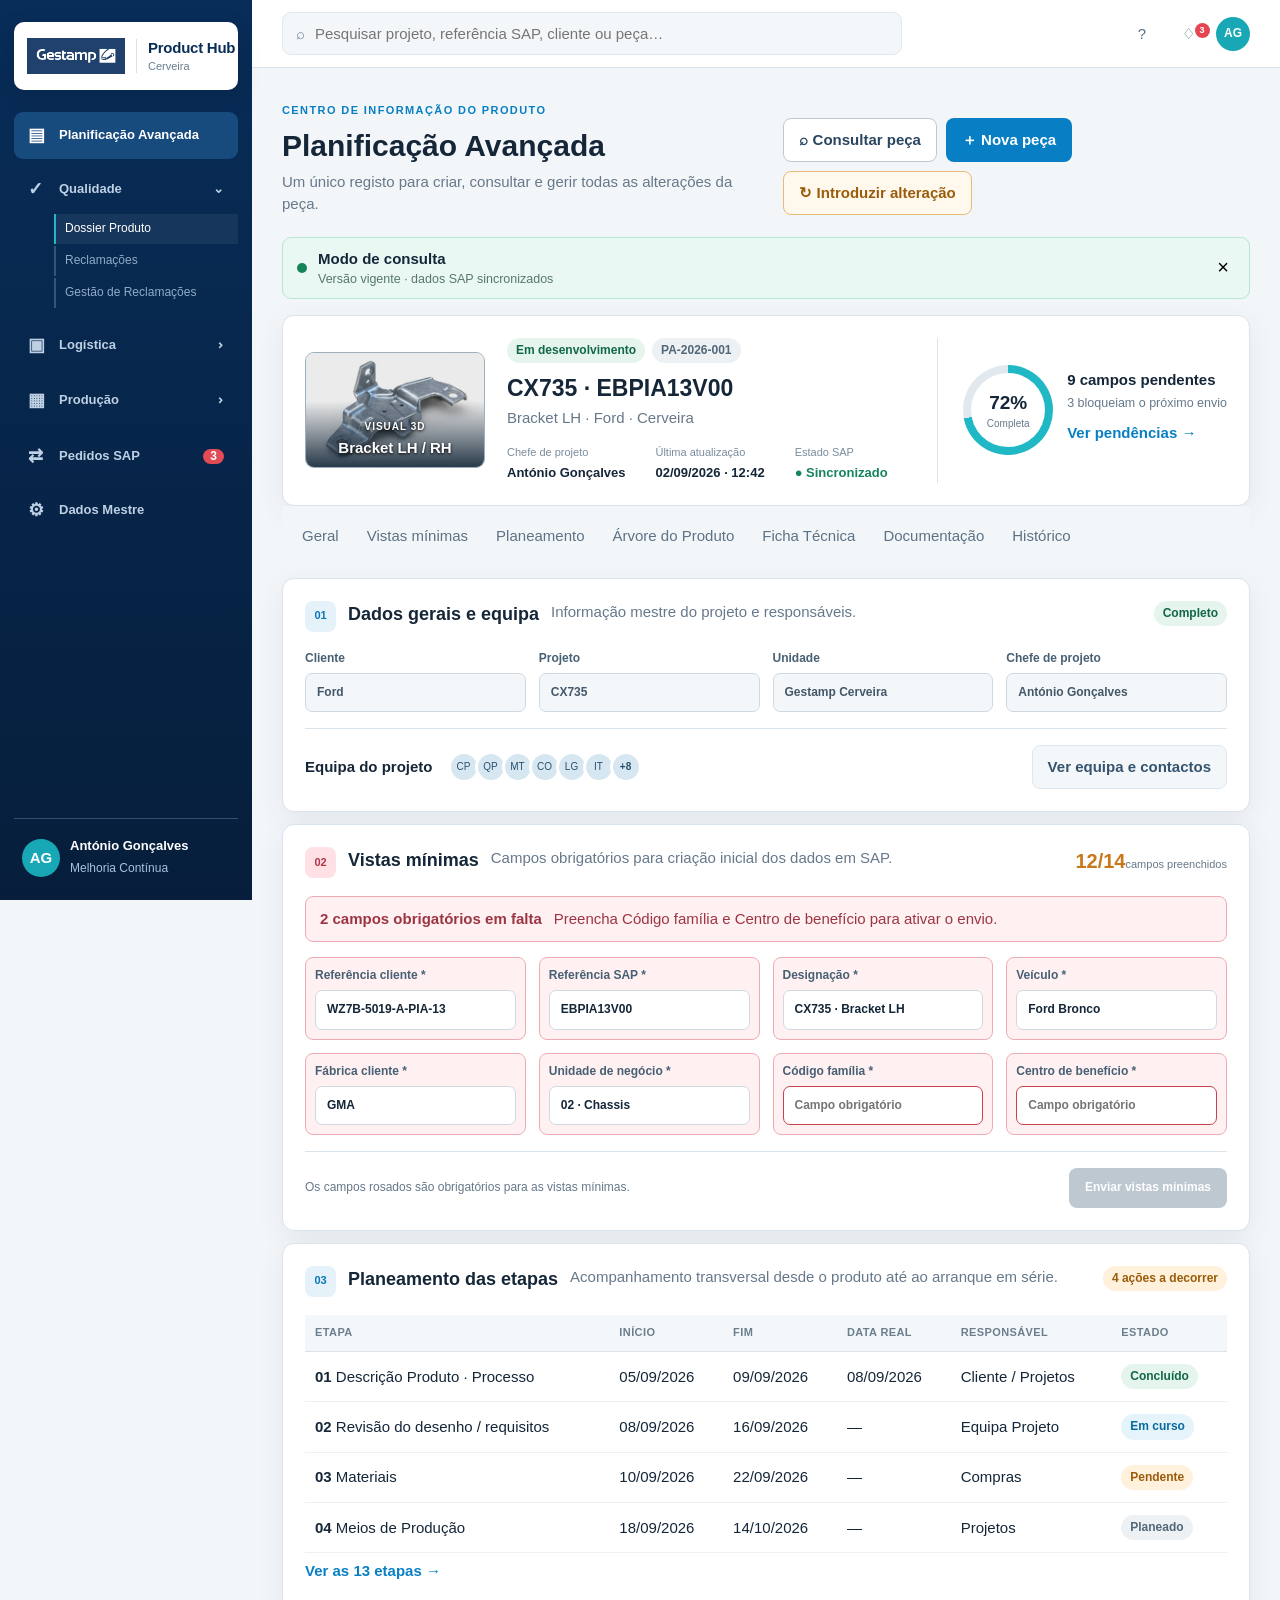
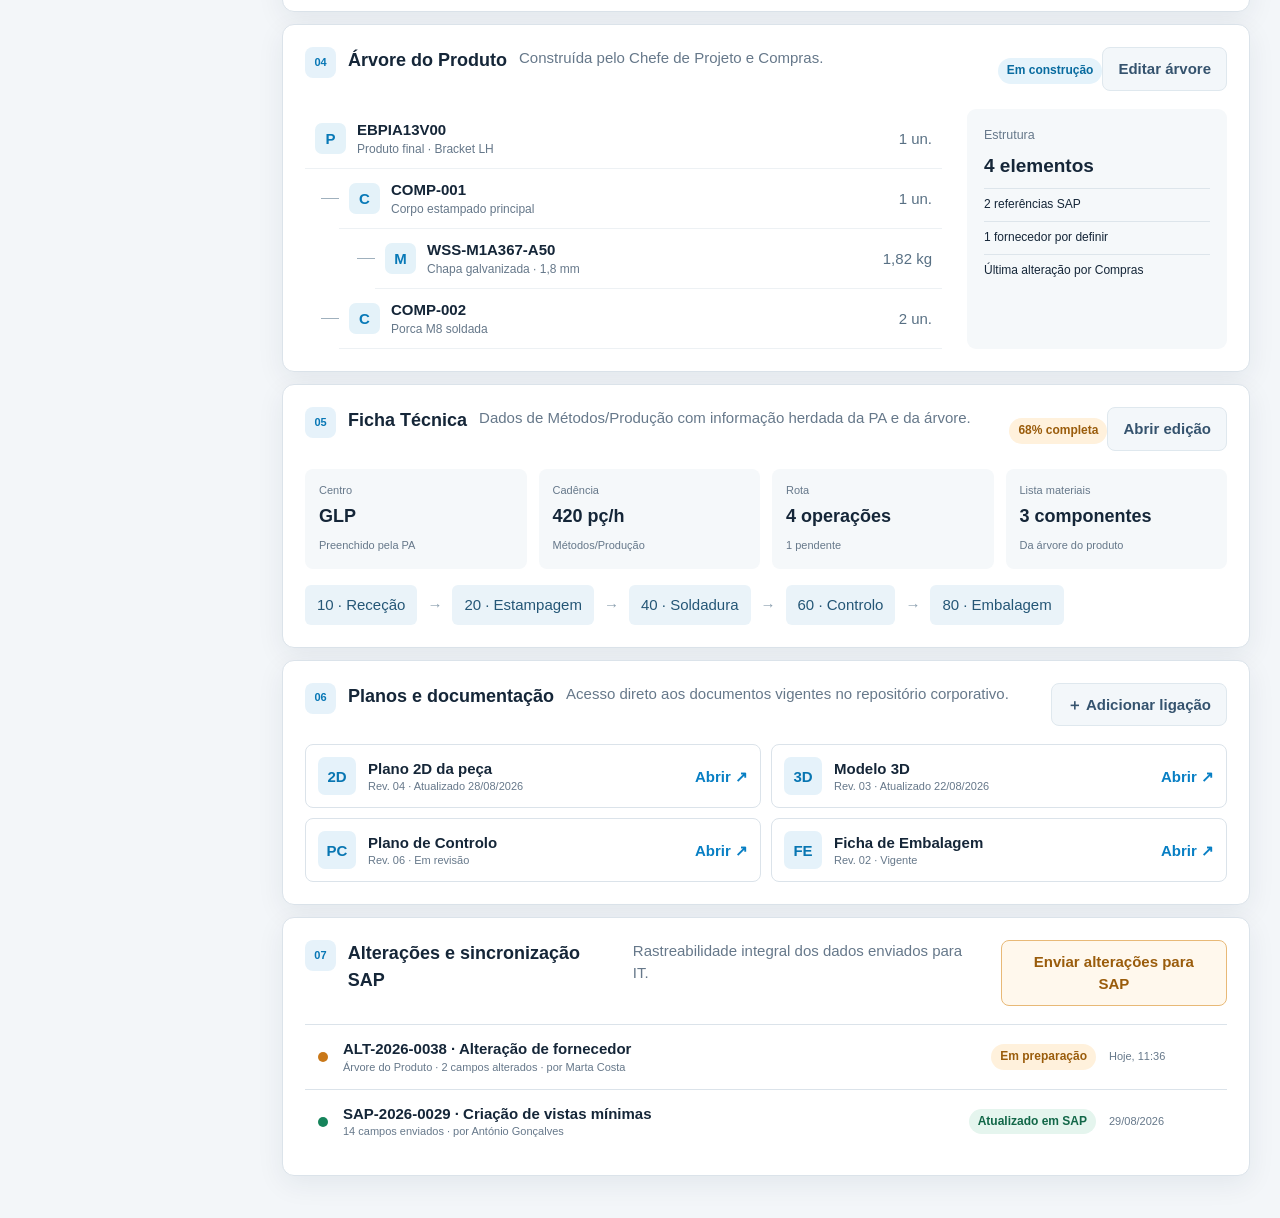
<file: index.html>
<!doctype html>
<html lang="pt-PT">
<head>
  <meta charset="utf-8">
  <meta name="viewport" content="width=device-width,initial-scale=1">
  <meta name="description" content="Mockup do Gestamp Product Hub — gestão centralizada da Planificação Avançada, Qualidade, Logística, Produção e pedidos SAP.">
  <title>Gestamp Product Hub</title>
  <link rel="stylesheet" href="styles.css?v=10">
  <link rel="stylesheet" href="claims.css?v=10">
</head>
<body>
  <aside class="sidebar" id="sidebar">
    <a class="brand" href="#" aria-label="Gestamp Product Hub">
      <img src="logo_gestamp.png" alt="Gestamp">
      <div class="brand-copy"><strong>Product Hub</strong><span>Cerveira</span></div>
    </a>
    <nav>
      <button class="nav-item active" data-view="pa"><span class="nav-icon">▤</span><span class="nav-label">Planificação Avançada</span></button>
      <div class="nav-group quality-nav open">
        <button class="nav-item quality-main" data-view="quality"><span class="nav-icon">✓</span><span class="nav-label">Qualidade</span><i>⌄</i></button>
        <div class="submenu">
          <button class="subnav active" data-view="quality" data-area="quality">Dossier Produto</button>
          <button class="subnav" data-view="complaints" data-area="quality">Reclamações</button>
          <button class="subnav" data-view="claimsManagement" data-area="quality">Gestão de Reclamações</button>
        </div>
      </div>
      <div class="nav-group logistics-nav">
        <button class="nav-item logistics-main" data-view="logisticsDossier"><span class="nav-icon">▣</span><span class="nav-label">Logística</span><i>⌄</i></button>
        <div class="submenu">
          <button class="subnav" data-view="logisticsDossier" data-area="logistics">Dossier Logístico</button>
          <button class="subnav" data-view="complaints" data-area="logistics">Reclamações Logísticas</button>
          <button class="subnav" data-view="claimsManagement" data-area="logistics">Gestão de Reclamações</button>
        </div>
      </div>
      <div class="nav-group production-nav">
        <button class="nav-item production-main" data-view="parameters"><span class="nav-icon">▦</span><span class="nav-label">Produção</span><i>⌄</i></button>
        <div class="submenu">
          <button class="subnav" data-view="parameters" data-area="production">Gama de Parâmetros</button>
          <button class="subnav" data-view="parametersManagement" data-area="production">Gestão Gama de Parâmetros</button>
          <button class="subnav" data-view="rework" data-area="production">Zona de Retrabalho</button>
          <button class="subnav" data-view="destructiveTests" data-area="production">Ensaios Destrutivos</button>
          <button class="subnav" data-view="testStandards" data-area="production">Valores de Referência</button>
          <button class="subnav" data-view="productionDocumentation" data-area="production">Documentação</button>
        </div>
      </div>
      <button class="nav-item" data-view="sap"><span class="nav-icon">⇄</span><span class="nav-label">Pedidos SAP</span><em>3</em></button>
      <button class="nav-item" data-view="master"><span class="nav-icon">⚙</span><span class="nav-label">Dados Mestre</span></button>
    </nav>
    <div class="sidebar-bottom">
      <div class="user-avatar">AG</div>
      <div><strong>António Gonçalves</strong><span>Melhoria Contínua</span></div>
    </div>
  </aside>

  <main>
    <header class="topbar">
      <button class="icon-btn menu" id="menu" aria-label="Abrir menu">☰</button>
      <div class="global-search">⌕ <input id="globalSearch" placeholder="Pesquisar projeto, referência SAP, cliente ou peça…"></div>
      <div class="top-actions"><button class="icon-btn">?</button><button class="icon-btn bell">♢<b>3</b></button><div class="user-avatar small">AG</div></div>
    </header>

    <section id="pa" class="view active">
      <div class="page-head">
        <div><span class="eyebrow">CENTRO DE INFORMAÇÃO DO PRODUTO</span><h1>Planificação Avançada</h1><p>Um único registo para criar, consultar e gerir todas as alterações da peça.</p></div>
        <div class="mode-actions">
          <button class="btn secondary" data-mode="view">⌕ Consultar peça</button>
          <button class="btn primary" data-mode="new">＋ Nova peça</button>
          <button class="btn warning" data-mode="change">↻ Introduzir alteração</button>
        </div>
      </div>

      <div class="mode-banner" id="modeBanner"><span class="status-dot green"></span><div><strong>Modo de consulta</strong><small>Versão vigente · dados SAP sincronizados</small></div><button class="close-banner" aria-label="Fechar">×</button></div>

      <section class="product-hero panel">
        <div class="product-id">
          <div class="product-visual"><img src="product_3d.png" alt="Visualização 3D fictícia de um bracket automóvel"><span>VISUAL 3D</span><strong>Bracket LH / RH</strong></div>
          <div><div class="tags"><span class="tag success">Em desenvolvimento</span><span class="tag neutral">PA-2026-001</span></div><h2>CX735 · EBPIA13V00</h2><p>Bracket LH · Ford · Cerveira</p><div class="meta-row"><span><small>Chefe de projeto</small><strong>António Gonçalves</strong></span><span><small>Última atualização</small><strong>02/09/2026 · 12:42</strong></span><span><small>Estado SAP</small><strong class="green-text">● Sincronizado</strong></span></div></div>
        </div>
        <div class="completion"><div class="ring"><strong>72%</strong><span>Completa</span></div><div><b>9 campos pendentes</b><small>3 bloqueiam o próximo envio</small><button class="text-btn">Ver pendências →</button></div></div>
      </section>

      <div class="anchor-bar">
        <button data-target="general">Geral</button><button data-target="minimum">Vistas mínimas</button><button data-target="planning">Planeamento</button><button data-target="tree">Árvore do Produto</button><button data-target="technical">Ficha Técnica</button><button data-target="docs">Documentação</button><button data-target="history">Histórico</button>
      </div>

      <section class="pa-section panel" id="general">
        <div class="section-head"><div><span class="section-no">01</span><h2>Dados gerais e equipa</h2><p>Informação mestre do projeto e responsáveis.</p></div><span class="tag success">Completo</span></div>
        <div class="form-grid four">
          <label>Cliente<input value="Ford" readonly></label><label>Projeto<input value="CX735" readonly></label><label>Unidade<input value="Gestamp Cerveira" readonly></label><label>Chefe de projeto<input value="António Gonçalves" readonly></label>
        </div>
        <div class="team-row"><span>Equipa do projeto</span><div class="avatars"><i>CP</i><i>QP</i><i>MT</i><i>CO</i><i>LG</i><i>IT</i><b>+8</b></div><button class="btn ghost">Ver equipa e contactos</button></div>
      </section>

      <section class="pa-section panel" id="minimum">
        <div class="section-head"><div><span class="section-no rose">02</span><h2>Vistas mínimas</h2><p>Campos obrigatórios para criação inicial dos dados em SAP.</p></div><div class="mini-progress"><strong>12/14</strong><span>campos preenchidos</span></div></div>
        <div class="notice rose-notice"><strong>2 campos obrigatórios em falta</strong><span>Preencha Código família e Centro de benefício para ativar o envio.</span></div>
        <div class="form-grid four">
          <label class="required">Referência cliente *<input value="WZ7B-5019-A-PIA-13"></label><label class="required">Referência SAP *<input value="EBPIA13V00"></label><label class="required">Designação *<input value="CX735 · Bracket LH"></label><label class="required">Veículo *<input value="Ford Bronco"></label>
          <label class="required">Fábrica cliente *<input value="GMA"></label><label class="required">Unidade de negócio *<input value="02 · Chassis"></label><label class="required invalid">Código família *<input placeholder="Campo obrigatório"></label><label class="required invalid">Centro de benefício *<input placeholder="Campo obrigatório"></label>
        </div>
        <div class="section-footer"><span>Os campos rosados são obrigatórios para as vistas mínimas.</span><button class="btn primary" disabled>Enviar vistas mínimas</button></div>
      </section>

      <section class="pa-section panel" id="planning">
        <div class="section-head"><div><span class="section-no">03</span><h2>Planeamento das etapas</h2><p>Acompanhamento transversal desde o produto até ao arranque em série.</p></div><span class="tag attention">4 ações a decorrer</span></div>
        <div class="table-wrap"><table><thead><tr><th>Etapa</th><th>Início</th><th>Fim</th><th>Data real</th><th>Responsável</th><th>Estado</th></tr></thead><tbody>
          <tr><td><b>01</b> Descrição Produto · Processo</td><td>05/09/2026</td><td>09/09/2026</td><td>08/09/2026</td><td>Cliente / Projetos</td><td><span class="tag success">Concluído</span></td></tr>
          <tr><td><b>02</b> Revisão do desenho / requisitos</td><td>08/09/2026</td><td>16/09/2026</td><td>—</td><td>Equipa Projeto</td><td><span class="tag info">Em curso</span></td></tr>
          <tr><td><b>03</b> Materiais</td><td>10/09/2026</td><td>22/09/2026</td><td>—</td><td>Compras</td><td><span class="tag attention">Pendente</span></td></tr>
          <tr><td><b>04</b> Meios de Produção</td><td>18/09/2026</td><td>14/10/2026</td><td>—</td><td>Projetos</td><td><span class="tag neutral">Planeado</span></td></tr>
        </tbody></table></div>
        <button class="text-btn">Ver as 13 etapas →</button>
      </section>

      <section class="pa-section panel" id="tree">
        <div class="section-head"><div><span class="section-no">04</span><h2>Árvore do Produto</h2><p>Construída pelo Chefe de Projeto e Compras.</p></div><div><span class="tag info">Em construção</span><button class="btn ghost edit-demo">Editar árvore</button></div></div>
        <div class="tree-layout">
          <div class="tree-list"><div class="tree-node root"><i>P</i><div><b>EBPIA13V00</b><span>Produto final · Bracket LH</span></div><em>1 un.</em></div><div class="tree-node level-1"><i>C</i><div><b>COMP-001</b><span>Corpo estampado principal</span></div><em>1 un.</em></div><div class="tree-node level-2"><i>M</i><div><b>WSS-M1A367-A50</b><span>Chapa galvanizada · 1,8 mm</span></div><em>1,82 kg</em></div><div class="tree-node level-1"><i>C</i><div><b>COMP-002</b><span>Porca M8 soldada</span></div><em>2 un.</em></div></div>
          <div class="tree-summary"><small>Estrutura</small><strong>4 elementos</strong><span>2 referências SAP</span><span>1 fornecedor por definir</span><span>Última alteração por Compras</span></div>
        </div>
      </section>

      <section class="pa-section panel" id="technical">
        <div class="section-head"><div><span class="section-no">05</span><h2>Ficha Técnica</h2><p>Dados de Métodos/Produção com informação herdada da PA e da árvore.</p></div><div><span class="tag attention">68% completa</span><button class="btn ghost edit-demo">Abrir edição</button></div></div>
        <div class="metric-grid"><article><small>Centro</small><strong>GLP</strong><span>Preenchido pela PA</span></article><article><small>Cadência</small><strong>420 pç/h</strong><span>Métodos/Produção</span></article><article><small>Rota</small><strong>4 operações</strong><span>1 pendente</span></article><article><small>Lista materiais</small><strong>3 componentes</strong><span>Da árvore do produto</span></article></div>
        <div class="process-flow"><span>10 · Receção</span><b>→</b><span>20 · Estampagem</span><b>→</b><span>40 · Soldadura</span><b>→</b><span>60 · Controlo</span><b>→</b><span>80 · Embalagem</span></div>
      </section>

      <section class="pa-section panel" id="docs">
        <div class="section-head"><div><span class="section-no">06</span><h2>Planos e documentação</h2><p>Acesso direto aos documentos vigentes no repositório corporativo.</p></div><button class="btn ghost edit-demo">＋ Adicionar ligação</button></div>
        <div class="document-grid"><article><i>2D</i><div><b>Plano 2D da peça</b><span>Rev. 04 · Atualizado 28/08/2026</span></div><button class="open-doc">Abrir ↗</button></article><article><i>3D</i><div><b>Modelo 3D</b><span>Rev. 03 · Atualizado 22/08/2026</span></div><button class="open-doc">Abrir ↗</button></article><article><i>PC</i><div><b>Plano de Controlo</b><span>Rev. 06 · Em revisão</span></div><button class="open-doc">Abrir ↗</button></article><article><i>FE</i><div><b>Ficha de Embalagem</b><span>Rev. 02 · Vigente</span></div><button class="open-doc">Abrir ↗</button></article></div>
      </section>

      <section class="pa-section panel" id="history">
        <div class="section-head"><div><span class="section-no">07</span><h2>Alterações e sincronização SAP</h2><p>Rastreabilidade integral dos dados enviados para IT.</p></div><button class="btn warning" id="sapChange">Enviar alterações para SAP</button></div>
        <div class="change-row"><span class="status-dot orange"></span><div><b>ALT-2026-0038 · Alteração de fornecedor</b><small>Árvore do Produto · 2 campos alterados · por Marta Costa</small></div><span class="tag attention">Em preparação</span><time>Hoje, 11:36</time></div>
        <div class="change-row"><span class="status-dot green"></span><div><b>SAP-2026-0029 · Criação de vistas mínimas</b><small>14 campos enviados · por António Gonçalves</small></div><span class="tag success">Atualizado em SAP</span><time>29/08/2026</time></div>
      </section>
    </section>

    <section id="quality" class="view">
      <div class="page-head"><div><span class="eyebrow">DOSSIER DO PRODUTO</span><h1>Qualidade</h1><p>Informação da peça sem duplicação de dados, com controlo documental centralizado.</p></div><button class="btn primary">＋ Nova fotografia da peça</button></div>
      <section class="quality-hero panel"><div class="quality-images"><div class="image-card"><img src="product_3d.png" alt="Modelo 3D fictício da peça"><span>IMAGEM 3D</span><b>Modelo inicial</b></div><div class="image-card real"><img src="product_real.png" alt="Fotografia fictícia da peça produzida"><span>FOTO REAL</span><b>Amostra inicial</b></div></div><div class="quality-id"><span class="tag success">Dossier ativo</span><h2>EBPIA13V00 · Bracket LH</h2><p>CX735 · Ford · Responsável: Joana Freitas</p><div class="doc-score"><strong>85%</strong><div><b>Documentação completa</b><span>17 de 20 documentos válidos</span></div></div></div></section>
      <div class="quality-tabs"><button class="active" data-quality-tab="Geral">Geral</button><button data-quality-tab="Documentação">Documentação <b>3</b></button><button data-quality-tab="Processo">Processo</button><button data-quality-tab="Componentes">Componentes</button><button data-quality-tab="Outros">Outros</button><button data-quality-tab="Árvore do Produto">Árvore do Produto</button></div>
      <section class="panel quality-general" id="qualityGeneral"><div class="section-head"><div><h2>Identificação da peça</h2><p>Dados populados automaticamente a partir da Planificação Avançada.</p></div><span class="tag info">↻ Sincronizado com a PA</span></div><div class="form-grid four"><label>Referência SAP<input value="EBPIA13V00" readonly></label><label>Referência cliente<input value="WZ7B-5019-A-PIA-13" readonly></label><label>Designação<input value="CX735 · Bracket LH" readonly></label><label>Índice<input value="04" readonly></label><label>Cliente<input value="Ford" readonly></label><label>Tecnologia<input value="Estampagem + Soldadura" readonly></label><label>Projeto<input value="CX735" readonly></label><label>Estado<input value="Em desenvolvimento" readonly></label></div><div class="notice blue-notice">Estes dados têm origem na PA. Para corrigir um valor, utilize <b>Sinalizar correção</b>; alterações com impacto em SAP seguem para IT.</div></section>
      <div class="quality-grid" id="qualityGrid"><section class="panel"><div class="section-head"><div><h2>Documentos obrigatórios</h2><p>Estado calculado automaticamente.</p></div><button class="text-btn quality-docs-link">Ver todos</button></div><div class="doc-list"><p><i class="done">✓</i><span><b>Plano de Controlo</b><small>Rev. 06 · Aprovado</small></span></p><p><i class="done">✓</i><span><b>AMFE Processo</b><small>Rev. 07 · Aprovado</small></span></p><p><i class="pending">!</i><span><b>Estudo de capacidade</b><small>Pendente de validação</small></span></p><p><i class="missing">×</i><span><b>Relatório dimensional</b><small>Documento em falta</small></span></p></div></section><section class="panel"><div class="section-head"><div><h2>Atividade da Qualidade</h2><p>Últimas atualizações do dossier.</p></div></div><div class="timeline"><p><i></i><b>Fotografia da amostra adicionada</b><span>Joana Freitas · Hoje, 10:18</span></p><p><i></i><b>Plano de Controlo validado</b><span>Rui Martins · Ontem, 16:04</span></p><p><i></i><b>Dossier criado automaticamente</b><span>Product Hub · 29/08/2026</span></p></div></section></div>
      <section class="panel quality-dynamic" id="qualityDynamic" hidden></section>
    </section>

    <section id="logisticsDossier" class="view">
      <div class="page-head"><div><span class="eyebrow">DOSSIER LOGÍSTICO DO PRODUTO</span><h1>Logística</h1><p>Destinos, embalagens e parâmetros logísticos herdados da Planificação Avançada.</p></div><button class="btn primary">＋ Adicionar destino</button></div>
      <section class="quality-hero panel"><div class="quality-images"><div class="image-card"><img src="product_3d.png" alt="Modelo 3D fictício da peça"><span>PRODUTO</span><b>Bracket LH</b></div></div><div class="quality-id"><span class="tag success">Dossier ativo</span><h2>EBPIA13V00 · Bracket LH</h2><p>CX735 · Ford · Responsável Logística: Carla Mendes</p><div class="doc-score"><strong>3</strong><div><b>Destinos ativos</b><span>Vigo · Valência · Planta Norte</span></div></div></div></section>
      <div class="quality-tabs"><button class="active">Geral</button><button>Destinos</button><button>Embalagens</button><button>Transportes</button><button>Documentação</button></div>
      <section class="panel quality-general"><div class="section-head"><div><h2>Dados logísticos da peça</h2><p>Informação populada automaticamente a partir da PA e da Ficha Técnica.</p></div><span class="tag info">↻ Sincronizado com a PA</span></div><div class="form-grid four"><label>Referência SAP<input value="EBPIA13V00" readonly></label><label>Projeto<input value="CX735" readonly></label><label>Embalagem<input value="EMB-CX735" readonly></label><label>Peças por contentor<input value="48" readonly></label><label>Destino principal<input value="Planta Cliente Norte" readonly></label><label>Incoterm<input value="DAP" readonly></label><label>Transportador<input value="Transportador A" readonly></label><label>Estado<input value="Em desenvolvimento" readonly></label></div><div class="notice blue-notice">Os dados comuns têm origem na PA. Reclamações logísticas utilizam automaticamente esta lista de destinos.</div></section>
    </section>

    <section id="complaints" class="view">
      <div class="page-head"><div><span class="eyebrow" id="complaintEyebrow">QUALIDADE · CLIENTE</span><h1 id="complaintTitle">Registo de Reclamações</h1><p id="complaintSubtitle">Registe a informação inicial recebida do cliente e encaminhe a reclamação para análise.</p></div><div class="mode-actions"><button class="btn secondary" id="clearComplaint">Limpar</button><button class="btn primary" id="saveComplaint">Guardar reclamação</button></div></div>
      <div class="complaint-status panel"><div><span class="status-dot orange"></span><span><small>Estado</small><strong>Novo · Em preparação</strong></span></div><div><small>N.º gestão interno</small><strong id="complaintNumber">RCQ-2026-0084</strong></div><div><small>Responsável</small><strong id="complaintOwner">Joana Freitas</strong></div><div><small>Data</small><strong>09/09/2026</strong></div></div>
      <form class="panel complaint-form" id="complaintForm">
        <div class="form-section"><div class="section-title"><span>01</span><div><h2>Identificação da reclamação</h2><p>Selecione primeiro a referência para carregar os dados da peça.</p></div></div><div class="form-grid four">
          <label class="required-field">Referência SAP *<select id="complaintReference" required><option value="EBPIA13V00">EBPIA13V00</option><option value="EBPIA14V00">EBPIA14V00</option><option value="EBPZA02V00">EBPZA02V00</option></select></label>
          <label>Designação<input id="complaintDesignation" value="Bracket LH" readonly></label><label>Projeto<input id="complaintProject" value="CX735" readonly></label><label>Cliente<input id="complaintClientName" value="Ford" readonly></label>
          <label class="required-field">Destino / Planta *<select id="complaintDestination" required><option>Planta Cliente Norte</option><option>Vigo</option><option>Valência</option></select></label><label>Referência cliente<input id="complaintClientRef" value="CLI-CX735-LH" readonly></label><label>Veículo<input id="complaintVehicle" value="K9" readonly></label><label class="required-field">Data *<input type="date" value="2026-09-09" required></label>
          <label>ID<input value="84" readonly></label><label>N.º gestão interno<input value="RCQ-2026-0084" readonly></label><label>N.º relatório interno<input value="RI-2026-0047"></label><label>N.º rejeição cliente<input value="ALERTA"></label>
        </div></div>
        <div class="form-section"><div class="section-title"><span>02</span><div><h2>Quantidades e rastreabilidade</h2><p>Impacto inicial comunicado e identificação do lote.</p></div></div><div class="form-grid four">
          <label>Quantidade implicada no cliente<input type="number" value="120" min="0"></label><label>Quantidade devolvida<input type="number" value="8" min="0"></label><label>Peças más no cliente<input type="number" value="8" min="0"></label><label>Peças para cálculo PPM<input type="number" value="8" min="0"></label><label>Quantidade implicada Gestamp<input type="number" value="240" min="0"></label><label>Demérito<input type="number" value="0" min="0"></label><label class="required-field">Lote *<input value="26208A" required></label><label>Turno<select><option>A</option><option>B</option><option>C</option></select></label><label>UAP<select><option>UAP 2</option><option>UAP 1</option><option>UAP 3</option></select></label><label>Posto<select><option>PT002</option><option>PR004</option><option>SW012</option></select></label><label>Extra<input value="Sem informação adicional"></label>
        </div></div>
        <div class="form-section"><div class="section-title"><span>03</span><div><h2>Classificação e análise inicial</h2><p>Tipologia, origem e descrição do problema.</p></div></div><div class="form-grid four">
          <label class="required-field">Tipo *<select required><option>Alerta</option><option>Incidente</option><option>Reclamação</option><option>Garantia</option></select></label><label>Piloto<select><option>Nuno Couto</option><option>Joana Freitas</option><option>Rui Martins</option></select></label><label>Causa raiz<select id="rootCause"><option>Em análise</option><option>Incumprimento de procedimento</option><option>Falha de processo</option><option>Material</option></select></label><label>Origem<select id="claimOrigin"><option>Produção</option><option>Logística</option><option>Fornecedor</option><option>Engenharia</option></select></label><label>Código do defeito<select id="defectCode"><option>Geometria</option><option>Soldadura</option><option>Superfície</option><option>Identificação</option></select></label><label>Família do defeito<select id="defectFamily"><option>Desvios de geometria</option><option>Componente em falta</option><option>Dano superficial</option><option>Erro logístico</option></select></label><label class="check-field"><input type="checkbox" checked><span><b>Repetitiva</b><small>Reclamação semelhante nos últimos 18 meses.</small></span></label><label>Nível<input type="number" value="0" min="0"></label>
        </div><label class="wide-label">Observações<textarea rows="4">Abertura NOK e desvio de posição identificado na receção do cliente.</textarea></label></div>
        <div class="form-bottom"><span>Os campos assinalados com * são obrigatórios.</span><button type="button" class="btn secondary" id="printChecklist">Imprimir check-list</button><button type="submit" class="btn primary">Guardar e enviar para gestão</button></div>
      </form>
    </section>

    <section id="claimsManagement" class="view">
      <div class="page-head"><div><span class="eyebrow" id="managementEyebrow">QUALIDADE · ACOMPANHAMENTO</span><h1 id="managementTitle">Gestão de Reclamações</h1><p>Consulta, tratamento e apuramento dos impactos operacionais e financeiros.</p></div><div class="mode-actions"><button class="btn secondary" id="printClaimsReport">Imprimir relatório</button><button class="btn primary" id="newClaimButton">＋ Nova reclamação</button></div></div>
      <div class="kpis claim-kpis"><article><span class="status-dot orange"></span><div><small>Em tratamento</small><strong>6</strong></div></article><article><span class="status-dot red"></span><div><small>Repetitivas</small><strong>3</strong></div></article><article><span class="status-dot blue"></span><div><small>Peças NOK no mês</small><strong>184</strong></div></article><article><span class="status-dot green"></span><div><small>Custo acumulado</small><strong>12 480 €</strong></div></article></div>
      <section class="panel claims-panel"><div class="claims-filters"><div class="global-search compact">⌕ <input id="claimSearch" placeholder="Pesquisar cliente, referência ou reclamação…"></div><select id="claimClient"><option value="">Todos os clientes</option><option>Ford</option><option>Stellantis</option><option>Renault</option><option>Gestamp</option></select><select id="claimStatus"><option value="">Todos os estados</option><option>Em tratamento</option><option>Aguardando dados</option><option>Encerrada</option></select><input id="claimDateFrom" type="date" value="2026-09-01" aria-label="Data inicial"><input id="claimDateTo" type="date" value="2026-09-30" aria-label="Data final"></div>
        <div class="table-wrap claims-table"><table id="claimsTable"><thead><tr><th>Cliente / Planta</th><th>Referência / Piloto</th><th>Veículo</th><th>Data</th><th>N.º rejeição</th><th>Nível</th><th>PPM</th><th>Observações</th><th>Repetitiva</th><th>Estado</th><th>Peças NOK</th><th>Custo total</th><th>Fatura / débito</th><th></th></tr></thead><tbody>
          <tr data-client="Ford" data-status="Em tratamento" data-date="2026-09-09"><td><b>Ford</b><small>Planta Norte</small></td><td><b>EBPIA13V00</b><small>Nuno Couto</small></td><td>K9</td><td>09/09/2026</td><td>ALERTA</td><td>0</td><td>67</td><td>Abertura NOK · posição do furo</td><td><span class="tag error">Sim</span></td><td><span class="tag attention">Em tratamento</span></td><td>8</td><td><b>1 840 €</b></td><td>Pendente</td><td><button class="text-btn manage-claim">Gerir →</button></td></tr>
          <tr data-client="Stellantis" data-status="Aguardando dados" data-date="2026-09-07"><td><b>Stellantis</b><small>Vigo</small></td><td><b>EBQAA05V00</b><small>Rafael Venade</small></td><td>K9</td><td>07/09/2026</td><td>IN_QAN_368</td><td>G1</td><td>12</td><td>Componente soldado em falta</td><td><span class="tag error">Sim</span></td><td><span class="tag info">Aguardando dados</span></td><td>24</td><td><b>3 260 €</b></td><td>ND-260914</td><td><button class="text-btn manage-claim">Gerir →</button></td></tr>
          <tr data-client="Renault" data-status="Encerrada" data-date="2026-09-03"><td><b>Renault</b><small>Palência</small></td><td><b>EBPZA02V00</b><small>Ivo Carvalho</small></td><td>CMP</td><td>03/09/2026</td><td>AL_1079</td><td>0</td><td>4</td><td>Arrastamento superficial</td><td><span class="tag neutral">Não</span></td><td><span class="tag success">Encerrada</span></td><td>5</td><td><b>680 €</b></td><td>FT-260883</td><td><button class="text-btn manage-claim">Consultar →</button></td></tr>
          <tr data-client="Gestamp" data-status="Em tratamento" data-date="2026-09-01"><td><b>Gestamp</b><small>Sovab</small></td><td><b>EBPIA14V00</b><small>Joana Freitas</small></td><td>K9</td><td>01/09/2026</td><td>IN_QAN_569</td><td>B</td><td>0</td><td>Peças com água na embalagem</td><td><span class="tag error">Sim</span></td><td><span class="tag attention">Em tratamento</span></td><td>147</td><td><b>6 700 €</b></td><td>Pendente</td><td><button class="text-btn manage-claim">Gerir →</button></td></tr>
        </tbody></table></div><div class="table-summary"><span><b id="visibleClaims">4</b> reclamações apresentadas</span><span>Período selecionado: <b id="selectedPeriod">01/09/2026 a 30/09/2026</b></span></div></section>
      <section class="panel claim-detail" id="claimDetail" hidden>
        <div class="section-head"><div><h2>Tratamento completo da reclamação</h2><p>RCQ-2026-0084 · Ford · EBPIA13V00</p></div><button class="icon-btn" id="closeClaimDetail">×</button></div>
        <div class="detail-block"><h3>Identificação e classificação</h3><div class="form-grid four"><label>ID<input value="84" readonly></label><label>N.º gestão interno<input value="RCQ-2026-0084" readonly></label><label>N.º relatório interno<input value="RI-2026-0047"></label><label>N.º rejeição cliente<input value="ALERTA"></label><label>Cliente<input value="Ford" readonly></label><label>Planta<input value="Planta Norte" readonly></label><label>Referência cliente<input value="CLI-CX735-LH" readonly></label><label>Referência SAP<input value="EBPIA13V00" readonly></label><label>Veículo<input value="K9" readonly></label><label>Data<input type="date" value="2026-09-09"></label><label>Tipo<select><option>Alerta</option><option>Incidente</option><option>Reclamação</option></select></label><label>Nível<input value="0"></label><label>Piloto<input value="Nuno Couto"></label><label>UAP<input value="UAP 2"></label><label>Posto<input value="PT002"></label><label>Turno<input value="A"></label><label>Código defeito<input value="Geometria"></label><label>Subdefeito<input value="Desvio de posição"></label><label>Defeito<input value="Abertura NOK"></label><label>Causa raiz<input value="Em análise"></label><label>Repetitivo<select><option>Sim</option><option>Não</option></select></label><label>Extra<input value="Sem informação adicional"></label><label>Lote<input value="26208A"></label><label>Estado<select><option>Em tratamento</option><option>Aguardando dados</option><option>Encerrada</option></select></label></div></div>
        <div class="detail-block"><h3>Quantidades e impacto</h3><div class="form-grid four"><label>Quantidade implicada<input type="number" value="120"></label><label>Quantidade devolvida<input type="number" value="8"></label><label>Peças más<input type="number" value="8"></label><label>Demérito<input type="number" value="0"></label><label>Quantidade selecionada<input type="number" value="120"></label><label>Quantidade sucata<input type="number" value="3"></label><label>Horas de retrabalho<input type="number" value="14"></label><label>Peças para PPM<input type="number" value="8"></label></div></div>
        <div class="detail-block"><h3>Custos e documentação financeira</h3><div class="form-grid four"><label>Cargo do cliente (€)<input type="number" value="900"></label><label>Cargo de classificação (€)<input type="number" value="620"></label><label>Custo de sucata (€)<input type="number" value="210"></label><label>Transporte extraordinário (€)<input type="number" value="110"></label><label>Outros custos (€)<input type="number" value="0"></label><label>N.º fatura / nota de débito<input value="Pendente"></label><label>Data do documento<input type="date"></label><label>Responsável<input value="Joana Freitas"></label></div></div>
        <label class="wide-label">Observações<textarea rows="3">Abertura NOK e desvio de posição identificado na receção do cliente.</textarea></label>
        <div class="form-bottom"><strong>Custo total estimado: 1 840 €</strong><button class="btn primary" id="saveClaimManagement">Guardar acompanhamento</button></div>
      </section>
    </section>

    <section id="parameters" class="view parameter-view">
      <div class="page-head compact-head"><div><span class="eyebrow">PRODUÇÃO · MÉTODOS</span><h1>Gama de Parâmetros</h1><p>Parâmetros vigentes da ferramenta e da máquina.</p></div><div class="mode-actions"><button class="btn secondary" id="printParameters">Imprimir gama</button><button class="btn secondary" id="parameterHistory">Ver histórico</button><button class="btn primary" id="editParameters">Editar parâmetros</button></div></div>
      <div class="parameter-filters panel">
        <div class="process-choice"><label><input type="radio" name="process" checked> Estampagem</label><label><input type="radio" name="process"> Soldadura / Montagem</label><label><input type="radio" name="process"> Linha Fasa</label></div>
        <label>Referência<select><option>E718005V20</option><option>EBPIA13V00</option><option>EBPIA14V00</option></select></label><label>Fase<select><option>20</option><option>30</option><option>40</option></select></label><label>Posto<select><option>P0024</option><option>PR004</option><option>SW012</option></select></label>
      </div>
      <section class="parameter-sheet panel">
        <div class="sheet-main">
          <header class="sheet-title"><img src="logo_gestamp.png" alt="Gestamp" width="105" height="37"><div><h2>Gama de Parâmetros Ferramenta / Máquina</h2><span>E718005V20 / E718003V20 · UAP3 · OP 20</span></div></header>
          <div class="equipment-strip"><span><small>Ferramenta</small><b>(CxLxA) 2950 × 1265 × 805 mm</b></span><span><small>Peso</small><b>11 115 kg</b></span><span><small>Máquina</small><b>P0063 · 630 Tn</b></span><span><small>Modelo</small><b>ARISA</b></span><span><small>Mesa inf.</small><b>3000 × 1600</b></span></div>
          <div class="parameter-body">
            <div class="parameter-tables">
              <table class="parameter-table"><thead><tr><th>Parâmetro</th><th>Un.</th><th>Mín.</th><th>Inicial</th><th>Máx.</th></tr></thead><tbody>
                <tr><td>Posição da ferramenta</td><td>—</td><td><input class="parameter-input" value="Centrado" readonly></td><td>—</td><td><input class="parameter-input" value="Centrado" readonly></td></tr>
                <tr><td>Curso</td><td>mm</td><td><input class="parameter-input" value="292" readonly></td><td><input class="parameter-input" value="292" readonly></td><td>—</td></tr>
                <tr><td>Velocidade</td><td>golpes/min</td><td><input class="parameter-input" value="15" readonly></td><td><input class="parameter-input" value="15" readonly></td><td><input class="parameter-input" value="20" readonly></td></tr>
                <tr><td>Regulação carro trabalho</td><td>mm</td><td><input class="parameter-input" value="794" readonly></td><td>—</td><td><input class="parameter-input" value="799" readonly></td></tr>
                <tr><td>Regulação carro montar</td><td>mm</td><td><input class="parameter-input" value="850" readonly></td><td>—</td><td><input class="parameter-input" value="860" readonly></td></tr>
                <tr><td>Passo alimentador</td><td>mm</td><td>—</td><td><input class="parameter-input" value="260" readonly></td><td>—</td></tr>
                <tr><td>Velocidade alimentador</td><td>%</td><td><input class="parameter-input" value="20" readonly></td><td>—</td><td><input class="parameter-input" value="30" readonly></td></tr>
                <tr><td>Regulação ar equilibrador</td><td>bar</td><td><input class="parameter-input" value="4" readonly></td><td>—</td><td><input class="parameter-input" value="6" readonly></td></tr>
                <tr><td>Segurança sobrecarga</td><td>bar</td><td>—</td><td><input class="parameter-input" value="Não mexer" readonly></td><td>—</td></tr>
              </tbody></table>
              <table class="parameter-table sequences"><thead><tr><th>Sequência</th><th>V. inicial</th><th>V. final</th></tr></thead><tbody>
                <tr><td>Alimentação (±30°)</td><td><input class="parameter-input" value="315" readonly></td><td><input class="parameter-input" value="50" readonly></td></tr>
                <tr><td>Pilotagem subir (±30°)</td><td><input class="parameter-input" value="75" readonly></td><td>—</td></tr>
                <tr><td>Pilotagem baixar (±30°)</td><td>—</td><td><input class="parameter-input" value="260" readonly></td></tr>
                <tr><td>Seq. 1 · Alimentador chapa</td><td><input class="parameter-input" value="50" readonly></td><td><input class="parameter-input" value="60" readonly></td></tr>
                <tr><td>Seq. 3 · Alimentador chapa</td><td><input class="parameter-input" value="50" readonly></td><td><input class="parameter-input" value="60" readonly></td></tr>
                <tr><td>Soprador</td><td><input class="parameter-input" value="0" readonly></td><td><input class="parameter-input" value="359" readonly></td></tr>
                <tr><td>Lubrificação da banda</td><td><input class="parameter-input" value="5 golpes" readonly></td><td><input class="parameter-input" value="260° / 5 s" readonly></td></tr>
                <tr><td>Tipo de óleo</td><td colspan="2"><input class="parameter-input" value="RENOFORM EMP172" readonly></td></tr>
              </tbody></table>
            </div>
            <aside class="part-setup"><img src="product_real.png" alt="Peça de chapa associada à gama" width="240" height="126"><div><small>Embalagem</small><b>CGENERVCM · 500 peças</b></div><div><small>Em caso de falha anti-erro</small><b>Parar máquina e chamar Qualidade</b></div><div class="setup-pairs"><span><small>Papel</small><b>NÃO</b></span><span><small>Arrumar peças</small><b>SIM</b></span><span><small>N.º operadores</small><b>2</b></span><span><small>Local maquete</small><b>Nave 1 · 4C</b></span></div></aside>
          </div>
          <footer class="sheet-note"><span><b>Observações:</b> Pressão rolos (20:20) · parâmetros de referência para arranque.</span><span>Departamento: Produção / Métodos</span></footer>
        </div>
        <aside class="version-card">
          <span class="tag success" id="parameterStatus">Versão validada</span><div class="version-number"><small>VERSÃO</small><strong id="parameterVersion">4</strong></div>
          <dl><div><dt>Última modificação</dt><dd id="parameterDate">03/09/2026 · 14:22</dd></div><div><dt>Modificado por</dt><dd id="parameterModifiedBy">José Lima</dd></div><div><dt>Validado por</dt><dd id="parameterValidatedBy">Rui Martins</dd></div><div><dt>Responsável validação</dt><dd>Rui Martins<br><small>Definido em Dados Mestre</small></dd></div></dl>
          <div class="version-actions"><button class="btn primary" id="saveParameters" hidden>Guardar nova versão</button><button class="btn secondary" id="cancelParameters" hidden>Cancelar</button></div>
        </aside>
      </section>
    </section>

    <section id="parametersManagement" class="view">
      <div class="page-head"><div><span class="eyebrow">PRODUÇÃO · CONTROLO DE ALTERAÇÕES</span><h1>Gestão Gama de Parâmetros</h1><p>Histórico, comparação e validação das alterações efetuadas nas gamas.</p></div><button class="btn secondary">Exportar histórico</button></div>
      <div class="kpis"><article><span class="status-dot orange"></span><div><small>A aguardar validação</small><strong id="pendingParameterCount">2</strong></div></article><article><span class="status-dot green"></span><div><small>Validadas este mês</small><strong>18</strong></div></article><article><span class="status-dot blue"></span><div><small>Gamas ativas</small><strong>124</strong></div></article><article><span class="status-dot red"></span><div><small>Rejeitadas</small><strong>1</strong></div></article></div>
      <section class="panel parameter-management"><div class="claims-filters"><div class="global-search compact">⌕ <input id="parameterSearch" placeholder="Pesquisar referência, máquina ou autor…"></div><select><option>Todos os estados</option><option>A aguardar validação</option><option>Validada</option><option>Rejeitada</option></select><input type="date" value="2026-09-01" aria-label="Data inicial"><input type="date" value="2026-09-30" aria-label="Data final"></div>
        <div class="table-wrap"><table><thead><tr><th>Referência</th><th>Máquina / Posto</th><th>Versão</th><th>Alteração</th><th>Modificado por</th><th>Data</th><th>Validador</th><th>Estado</th><th></th></tr></thead><tbody id="parameterHistoryRows">
          <tr><td><b>E718005V20</b><small>Estampagem · OP20</small></td><td>P0063 · P0024</td><td><b>v4</b></td><td>Velocidade e pressão</td><td>José Lima</td><td>03/09/2026 · 14:22</td><td>Rui Martins</td><td><span class="tag success">Validada</span></td><td><button class="text-btn view-parameter">Consultar →</button></td></tr>
          <tr><td><b>EBPIA13V00</b><small>Estampagem · OP20</small></td><td>PR004 · OP20</td><td><b>v7</b></td><td>Passo do alimentador</td><td>Miguel Torres</td><td>08/09/2026 · 16:05</td><td>Rui Martins</td><td><span class="tag attention">A aguardar validação</span></td><td><button class="btn primary small validate-parameter">Validar</button></td></tr>
          <tr><td><b>EBPIA14V00</b><small>Estampagem · OP20</small></td><td>PR004 · OP20</td><td><b>v5</b></td><td>Curso da prensa</td><td>Ana Ribeiro</td><td>09/09/2026 · 09:41</td><td>Rui Martins</td><td><span class="tag attention">A aguardar validação</span></td><td><button class="btn primary small validate-parameter">Validar</button></td></tr>
          <tr><td><b>EBPZA02V00</b><small>Soldadura · OP40</small></td><td>SW012 · OP40</td><td><b>v3</b></td><td>Tempo e corrente</td><td>Paulo Sousa</td><td>01/09/2026 · 11:18</td><td>Rui Martins</td><td><span class="tag error">Rejeitada</span></td><td><button class="text-btn view-parameter">Ver motivo →</button></td></tr>
        </tbody></table></div>
      </section>
    </section>

    <section id="rework" class="view operations-view">
      <div class="page-head"><div><span class="eyebrow">PRODUÇÃO · CONTROLO DE PEÇAS</span><h1>Zona de Retrabalho</h1><p>Registo de classificações, recuperação e destino das peças não conformes ou duvidosas.</p></div><div class="mode-actions"><button class="btn secondary" id="clearRework">Limpar</button><button class="btn primary" id="saveRework">Arquivar registo</button></div></div>
      <section class="operation-summary panel"><div><span class="status-dot orange"></span><span><small>Registo</small><strong>ZR-2026-0187</strong></span></div><div><small>Estado</small><strong>Em classificação</strong></div><div><small>Operário</small><strong id="reworkOperatorSummary">Carlos Silva</strong></div><div><small>Data</small><strong>10/09/2026 · 08:24</strong></div></section>
      <form class="panel operational-form" id="reworkForm">
        <div class="operation-identification">
          <div class="form-section"><div class="section-title"><span>01</span><div><h2>Identificação e rastreabilidade</h2><p>Leia preferencialmente as etiquetas com o leitor de código de barras.</p></div></div><div class="form-grid four">
            <label class="required-field">Referência *<select id="reworkReference" required><option value="EBPIA13V00">EBPIA13V00</option><option value="EBPIA14V00">EBPIA14V00</option><option value="EBPZA02V00">EBPZA02V00</option></select></label><label>Designação<input id="reworkDesignation" readonly></label><label>Projeto<input id="reworkProject" readonly></label><label>Cliente<input id="reworkClient" readonly></label>
            <label class="scan-field">Etiqueta SAP de origem<input id="originLabel" value="HU-GLP-260910-00851"><button type="button" class="scan-button">▥ Ler código</button></label><label class="scan-field">Etiqueta SAP de destino<input id="destinationLabel" value="HU-REW-260910-00122"><button type="button" class="scan-button">▥ Ler código</button></label><label>Operação<select><option>OP20 · Estampagem</option><option>OP40 · Soldadura</option><option>OP60 · Controlo</option></select></label><label>Operário<select id="reworkOperator"><option>Carlos Silva</option><option>Ana Costa</option><option>João Pereira</option></select></label>
            <label>Data e hora<input type="datetime-local" value="2026-09-10T08:24"></label><label class="required-field">Peças vistas *<input id="piecesInspected" type="number" min="1" value="120" required></label><label>Posto<input value="Zona Retrabalho 01" readonly></label><label>Turno<input value="A" readonly></label>
          </div></div>
          <aside class="operation-card"><img src="product_real.png" alt="Peça associada à classificação"><span class="tag attention">Em classificação</span><h3 id="reworkPartTitle">EBPIA13V00 · Bracket LH</h3><p>Cada defeito diferente deve ser registado numa linha própria.</p><div><small>Total classificado</small><strong id="classifiedTotal">24 / 120</strong></div></aside>
        </div>
        <div class="form-section"><div class="section-title"><span>02</span><div><h2>Classificação e recuperação</h2><p>Distribua as quantidades entre sucata e peças recuperadas.</p></div></div><div class="table-wrap"><table class="entry-table"><thead><tr><th>Defeito</th><th>Quantidade</th><th>Sucata</th><th>Recuperadas</th><th>Observações</th><th></th></tr></thead><tbody id="reworkRows">
          <tr><td><select><option>Fissuras</option><option>Falta de porcas</option><option>Geometria</option><option>Rebarba</option><option>Soldadura NOK</option></select></td><td><input class="rework-qty" type="number" min="1" value="18"></td><td><input type="number" min="0" value="3"></td><td><input type="number" min="0" value="15"></td><td><input value="Retrabalho dimensional"></td><td><button type="button" class="row-remove" aria-label="Eliminar linha">×</button></td></tr>
          <tr><td><select><option>Falta de porcas</option><option>Fissuras</option><option>Geometria</option><option>Rebarba</option><option>Soldadura NOK</option></select></td><td><input class="rework-qty" type="number" min="1" value="6"></td><td><input type="number" min="0" value="0"></td><td><input type="number" min="0" value="6"></td><td><input value="Porcas repostas e controladas"></td><td><button type="button" class="row-remove" aria-label="Eliminar linha">×</button></td></tr>
        </tbody></table></div><button type="button" class="btn ghost add-row" id="addReworkRow">＋ Adicionar defeito</button></div>
        <div class="form-bottom"><span>O total por defeito não pode ultrapassar as peças vistas.</span><strong id="reworkBalance">96 peças sem defeito</strong><button type="submit" class="btn primary">Arquivar registo</button></div>
      </form>
    </section>

    <section id="destructiveTests" class="view operations-view">
      <div class="page-head"><div><span class="eyebrow">PRODUÇÃO · CONTROLO DE PROCESSO</span><h1>Ensaios Destrutivos</h1><p>Registo dos resultados de tração e torção realizados pelos operadores.</p></div><div class="mode-actions"><button class="btn secondary" id="clearTest">Novo ensaio</button><button class="btn primary" id="saveTest">Guardar resultados</button></div></div>
      <section class="test-header panel"><div><small>N.º de ensaio</small><strong id="testNumber">ED-2026-00482</strong></div><label>Referência<select id="testReference"><option value="EBPIA13V00">EBPIA13V00</option><option value="EBPIA14V00">EBPIA14V00</option><option value="EBPZA02V00">EBPZA02V00</option></select></label><div><small>Referência de ensaio</small><strong id="testStandardRef">ET-CX735-020</strong></div><div><small>Versão</small><strong id="testVersion">4 · 14/04/2025</strong></div><span class="tag success">Parâmetros vigentes</span></section>
      <div class="tests-layout">
        <div class="tests-main">
          <section class="panel test-block"><div class="section-head"><div><span class="section-no">01</span><div><h2>Ensaios de tração</h2><p>Obrigatório preencher operador, tipo de controlo e Valor 1.</p></div></div><span class="tag info">Mínimo 4,5 kN</span></div>
            <div class="test-specs"><article><small>Tubo 1</small><strong>21</strong></article><article><small>Punção 1</small><strong>A</strong></article><article><small>Valor mínimo 1</small><strong>4,5 kN</strong></article><article><small>Tubo 2</small><strong>—</strong></article><article><small>Punção 2</small><strong>—</strong></article><article><small>Valor mínimo 2</small><strong>—</strong></article></div>
            <div class="table-wrap"><table class="entry-table test-entry"><thead><tr><th>Operário</th><th>Tipo de controlo</th><th>Data e hora</th><th>Valor 1 (kN)</th><th>Valor 2 (kN)</th><th>Resultado</th></tr></thead><tbody><tr><td><select><option>Carlos Silva</option><option>Ana Costa</option></select></td><td><select><option>Arranque</option><option>Frequência</option><option>Após paragem</option></select></td><td><input type="datetime-local" value="2026-09-10T08:31"></td><td><input class="traction-value" type="number" step="0.1" value="5.2"></td><td><input type="number" step="0.1" value="0"></td><td><span class="tag success traction-result">Conforme</span></td></tr></tbody></table></div>
          </section>
          <section class="panel test-block"><div class="section-head"><div><span class="section-no">02</span><div><h2>Ensaios de torção</h2><p>Registo sequencial dos pontos definidos na referência de ensaio.</p></div></div><span class="tag info">Mínimo 18 Nm</span></div>
            <div class="test-specs torque"><article><small>Boca</small><strong>17 mm</strong></article><article><small>Valor mínimo</small><strong>18 Nm</strong></article><article><small>Pontos de controlo</small><strong>2</strong></article></div>
            <div class="table-wrap"><table class="entry-table test-entry"><thead><tr><th>Operário</th><th>Tipo de controlo</th><th>Data e hora</th><th>Valor 1</th><th>Valor 2</th><th>Valor 3</th><th>Valor 4</th><th>Resultado</th></tr></thead><tbody><tr><td><select><option>Carlos Silva</option><option>Ana Costa</option></select></td><td><select><option>Arranque</option><option>Frequência</option></select></td><td><input type="datetime-local" value="2026-09-10T08:36"></td><td><input class="torque-value" type="number" step="0.1" value="21.4"></td><td><input type="number" step="0.1" value="20.8"></td><td><input type="number" step="0.1" value="0"></td><td><input type="number" step="0.1" value="0"></td><td><span class="tag success torque-result">Conforme</span></td></tr></tbody></table></div>
          </section>
        </div>
        <aside class="panel test-visual"><div class="inspection-image"><img src="product_real.png" alt="Peça e ordem dos pontos de ensaio"><b class="point one">1</b><b class="point two">2</b></div><h3 id="testPartTitle">EBPIA13V00 · Bracket LH</h3><p><b>Respeitar a ordem numérica</b> apresentada na imagem para todos os ensaios.</p><dl><div><dt>Projeto</dt><dd id="testProject">CX735</dd></div><div><dt>Cliente</dt><dd id="testClient">Ford</dd></div><div><dt>Posto</dt><dd>Laboratório UAP3</dd></div><div><dt>Frequência</dt><dd>1 por turno</dd></div></dl></aside>
      </div>
    </section>

    <section id="testStandards" class="view">
      <div class="page-head"><div><span class="eyebrow">DADOS MESTRE · PERMISSÃO CONTROLADA</span><h1>Valores de Referência dos Ensaios</h1><p>Configuração dos mínimos, ferramentas e pontos de controlo aplicáveis a cada referência.</p></div><div class="mode-actions"><button class="btn secondary" id="testStandardHistory">Ver histórico</button><button class="btn primary" id="editTestStandards">Editar valores</button></div></div>
      <section class="permission-banner panel"><div><span class="status-dot green"></span><div><strong>Permissão validada</strong><small>Perfil: Administrador de Ensaios · alterações totalmente auditadas</small></div></div><div><small>Responsável atual</small><strong>Rui Martins</strong></div><div><small>Versão vigente</small><strong id="standardVersion">4</strong></div><div><small>Última modificação</small><strong id="standardDate">14/04/2025</strong></div></section>
      <section class="panel standards-panel"><div class="standards-heading"><div><h2>ET-CX735-020 · EBPIA13V00</h2><p>Bracket LH · CX735 · Ford</p></div><span class="tag success" id="standardStatus">Vigente</span></div>
        <div class="standards-grid">
          <div><h3>Tração</h3><div class="form-grid three"><label>Tubo 1<input class="standard-input" value="21" readonly></label><label>Punção 1<input class="standard-input" value="A" readonly></label><label>Valor mínimo 1 (kN)<input class="standard-input" type="number" step="0.1" value="4.5" readonly></label><label>Tubo 2<input class="standard-input" value="—" readonly></label><label>Punção 2<input class="standard-input" value="—" readonly></label><label>Valor mínimo 2 (kN)<input class="standard-input" value="—" readonly></label></div></div>
          <div><h3>Torção</h3><div class="form-grid three"><label>Boca<input class="standard-input" value="17 mm" readonly></label><label>Valor mínimo (Nm)<input class="standard-input" type="number" step="0.1" value="18" readonly></label><label>N.º de pontos<input class="standard-input" type="number" value="2" readonly></label><label>Tipo de controlo<input class="standard-input" value="Destrutivo" readonly></label><label>Frequência<input class="standard-input" value="1 por turno" readonly></label><label>Posto<input class="standard-input" value="Laboratório UAP3" readonly></label></div></div>
        </div>
        <label class="wide-label">Instruções para o operador<textarea class="standard-input" rows="3" readonly>Realizar os ensaios pela ordem numérica da fotografia. Registar zero quando a peça não disponha do ponto indicado.</textarea></label>
        <div class="form-bottom"><span>Ao guardar, a versão é incrementada e o histórico preserva os valores anteriores.</span><button class="btn secondary" id="cancelTestStandards" hidden>Cancelar</button><button class="btn primary" id="saveTestStandards" hidden>Guardar nova versão</button></div>
      </section>
      <section class="panel standards-history" id="standardsHistory" hidden><div class="section-head"><div><h2>Histórico de versões</h2><p>Rastreabilidade dos valores de ensaio.</p></div></div><div class="table-wrap"><table><thead><tr><th>Versão</th><th>Data</th><th>Modificado por</th><th>Alteração</th><th>Estado</th></tr></thead><tbody id="standardHistoryRows"><tr><td><b>v4</b></td><td>14/04/2025</td><td>Rui Martins</td><td>Valor mínimo de tração atualizado para 4,5 kN</td><td><span class="tag success">Vigente</span></td></tr><tr><td><b>v3</b></td><td>08/01/2025</td><td>Ana Ribeiro</td><td>Nova referência de ensaio</td><td><span class="tag neutral">Substituída</span></td></tr></tbody></table></div></section>
    </section>

    <section id="productionDocumentation" class="view documentation-view">
      <div class="page-head"><div><span class="eyebrow">PRODUÇÃO · ACESSO DOCUMENTAL</span><h1>Documentação</h1><p>Ligações diretas para documentos já disponíveis nas áreas corporativas e nos repositórios externos.</p></div><button class="btn primary" id="addProductionDocument">＋ Adicionar ligação</button></div>
      <section class="permission-banner panel documentation-permission"><div><span class="status-dot green"></span><div><strong>Gestão autorizada</strong><small>Perfil: Gestor de Documentação · definido em Dados Mestre</small></div></div><div><small>Documentos registados</small><strong id="productionDocumentCount">0</strong></div><div><small>Última atualização</small><strong id="productionDocumentDate">—</strong></div></section>

      <form class="panel documentation-form" id="productionDocumentForm" hidden>
        <div class="section-head"><div><span class="section-no">＋</span><div><h2 id="productionDocumentFormTitle">Adicionar ligação</h2><p>Registe o endereço do documento sem carregar uma segunda cópia para a aplicação.</p></div></div></div>
        <div class="form-grid four">
          <label>Nome do documento *<input id="productionDocumentName" required placeholder="Ex.: Plano de Controlo"></label>
          <label>Área de origem *<select id="productionDocumentArea" required><option>Qualidade</option><option>Logística</option><option>Produção</option><option>Projeto</option><option>Engenharia</option></select></label>
          <label>Tipo de documento<select id="productionDocumentType"><option>Plano</option><option>Instrução</option><option>Relatório</option><option>Desenho 2D / 3D</option><option>Especificação</option><option>Outro</option></select></label>
          <label>Revisão<input id="productionDocumentRevision" placeholder="Ex.: Rev. 04"></label>
        </div>
        <label class="wide-label">Ligação para o documento *<input id="productionDocumentUrl" type="url" required placeholder="https://sharepoint.../"></label>
        <label class="wide-label">Descrição<input id="productionDocumentDescription" placeholder="Breve indicação do conteúdo ou aplicação do documento"></label>
        <div class="form-bottom"><span>O documento permanece no repositório de origem; a aplicação guarda apenas a ligação.</span><button type="button" class="btn secondary" id="cancelProductionDocument">Cancelar</button><button type="submit" class="btn primary">Guardar ligação</button></div>
      </form>

      <section class="panel documentation-empty" id="productionDocumentationEmpty">
        <span>↗</span><h2>Sem documentos registados</h2><p>Adicione a primeira ligação para reunir aqui a documentação necessária à Produção.</p><button class="btn primary" id="addFirstProductionDocument">＋ Adicionar primeira ligação</button>
      </section>

      <section class="panel documentation-list" id="productionDocumentationList" hidden>
        <div class="table-toolbar"><div class="global-search compact">⌕ <input id="productionDocumentSearch" placeholder="Pesquisar documento, área ou revisão…"></div><select id="productionDocumentAreaFilter"><option value="">Todas as áreas</option><option>Qualidade</option><option>Logística</option><option>Produção</option><option>Projeto</option><option>Engenharia</option></select></div>
        <div class="table-wrap"><table><thead><tr><th>Documento</th><th>Área de origem</th><th>Tipo</th><th>Revisão</th><th>Descrição</th><th>Ligação</th><th></th></tr></thead><tbody id="productionDocumentRows"></tbody></table></div>
      </section>
    </section>

    <section id="sap" class="view">
      <div class="page-head"><div><span class="eyebrow">FILA DE TRABALHO IT</span><h1>Pedidos SAP</h1><p>Todas as criações e alterações submetidas através da Planificação Avançada.</p></div><button class="btn secondary">Exportar lista</button></div>
      <div class="kpis"><article><span class="status-dot orange"></span><div><small>A aguardar IT</small><strong>3</strong></div></article><article><span class="status-dot blue"></span><div><small>Em tratamento</small><strong>2</strong></div></article><article><span class="status-dot red"></span><div><small>Devolvidos</small><strong>1</strong></div></article><article><span class="status-dot green"></span><div><small>Concluídos este mês</small><strong>18</strong></div></article></div>
      <section class="panel"><div class="table-toolbar"><div class="global-search compact">⌕ <input placeholder="Pesquisar pedido…"></div><select><option>Todos os estados</option><option>A aguardar IT</option><option>Em tratamento</option></select></div><div class="table-wrap"><table><thead><tr><th>Pedido</th><th>Projeto / Referência</th><th>Origem</th><th>Alterações</th><th>Submetido por</th><th>Estado</th><th></th></tr></thead><tbody><tr><td><b>SAP-2026-0042</b><small>Hoje, 12:02</small></td><td><b>CX735</b><small>EBPIA13V00</small></td><td>Árvore do Produto</td><td>4 campos</td><td>Marta Costa</td><td><span class="tag attention">A aguardar IT</span></td><td><button class="text-btn">Analisar →</button></td></tr><tr><td><b>SAP-2026-0041</b><small>Hoje, 09:47</small></td><td><b>P24004</b><small>EBPZA02V00</small></td><td>Ficha Técnica</td><td>7 campos</td><td>José Lima</td><td><span class="tag info">Em tratamento</span></td><td><button class="text-btn">Abrir →</button></td></tr><tr><td><b>SAP-2026-0039</b><small>01/09/2026</small></td><td><b>QA142</b><small>EBQAA05V00</small></td><td>Vistas mínimas</td><td>14 campos</td><td>Ana Ribeiro</td><td><span class="tag error">Devolvido</span></td><td><button class="text-btn">Ver motivo →</button></td></tr></tbody></table></div></section>
    </section>

    <section id="master" class="view">
      <div class="page-head"><div><span class="eyebrow">ADMINISTRAÇÃO</span><h1>Dados Mestre</h1><p>Configuração central de clientes, projetos, pessoas, funções e notificações.</p></div><button class="btn primary">＋ Adicionar registo</button></div>
      <div class="master-grid"><article class="panel master-card"><i>▦</i><div><h3>Clientes</h3><p>Construtores, unidades e contactos.</p><strong>12 registos</strong></div><button>→</button></article><article class="panel master-card"><i>◇</i><div><h3>Projetos</h3><p>Programas, veículos e estados.</p><strong>42 registos ativos</strong></div><button>→</button></article><article class="panel master-card"><i>♙</i><div><h3>Pessoas</h3><p>Utilizadores, emails e departamentos.</p><strong>86 utilizadores</strong></div><button>→</button></article><article class="panel master-card"><i>⚑</i><div><h3>Funções de projeto</h3><p>As 14 responsabilidades da equipa.</p><strong>14 funções</strong></div><button>→</button></article><article class="panel master-card"><i>✉</i><div><h3>Notificações</h3><p>Listas de distribuição e modelos de email.</p><strong>6 regras ativas</strong></div><button>→</button></article><article class="panel master-card"><i>⌾</i><div><h3>Permissões</h3><p>Perfis, direitos de edição e responsáveis de validação.</p><strong>Gamas e Ensaios · Rui Martins</strong></div><button>→</button></article></div>
    </section>
  </main>

  <section class="print-report" id="printReport" aria-hidden="true">
    <header><img src="logo_gestamp.png" alt="Gestamp"><div><h1 id="reportTitle">LISTA DE REJEIÇÕES DE CLIENTES</h1><p id="reportPeriod">Período: 01/09/2026 a 30/09/2026</p></div></header>
    <table><thead><tr><th>Cliente<br>Planta</th><th>Referência<br>Piloto</th><th>Peça</th><th>Veículo</th><th>Q. imp.<br>cliente</th><th>Peças<br>PPM</th><th>Q. imp.<br>Gestamp</th><th>Data</th><th>N.º rejeição cliente<br>Tipo</th><th>Nível</th><th>€ classificação</th><th>€ cliente</th><th>Ref. SAP</th><th>Observações</th></tr></thead><tbody id="reportRows"></tbody></table>
    <footer>Gestamp Product Hub · Relatório gerado em <span id="reportGeneratedAt">09/09/2026</span></footer>
  </section>

  <div class="toast" id="toast" role="status"></div>
  <div class="modal" id="modal" aria-hidden="true"><div class="modal-card"><button class="modal-close">×</button><span class="eyebrow">DEMONSTRAÇÃO</span><h2 id="modalTitle">Criar nova peça</h2><p id="modalText">Este fluxo inicia uma nova Planificação Avançada.</p><div class="modal-options" id="modalOptions"></div><div class="modal-actions"><button class="btn secondary modal-close-action">Cancelar</button><button class="btn primary modal-confirm">Continuar</button></div></div></div>
  <script src="app.js?v=10"></script>
</body>
</html>
</file>
<file: styles.css>
:root{--navy:#082d59;--navy2:#0c3d73;--blue:#087fc4;--cyan:#20b8c5;--bg:#f3f6f9;--panel:#fff;--text:#152638;--muted:#66788a;--line:#dbe3ea;--green:#16845b;--orange:#c97819;--red:#c7424b;--rose:#fff0f2;--rose-line:#efabb4;--shadow:0 8px 28px rgba(18,44,71,.07)}
*{box-sizing:border-box}html{scroll-behavior:smooth}body{margin:0;background:var(--bg);color:var(--text);font:15px/1.45 Inter,Segoe UI,Arial,sans-serif}button,input,select{font:inherit}button{cursor:pointer}small{display:block}.sidebar{position:fixed;inset:0 auto 0 0;width:252px;background:linear-gradient(180deg,var(--navy),#061e3b);color:#fff;padding:22px 14px;z-index:30;display:flex;flex-direction:column}.brand{display:flex;gap:14px;align-items:center;color:#fff;text-decoration:none;padding:4px 10px 28px}.brand img{width:112px;height:42px;object-fit:contain;background:#fff;padding:5px;border-radius:4px}.brand strong{display:block;font-size:18px}.brand span,.sidebar-bottom span{font-size:12px;color:#a9c2dc}.sidebar nav{display:grid;gap:7px}.nav-item{border:0;background:transparent;color:#bed0e3;text-align:left;padding:13px 14px;border-radius:9px;font-weight:650}.nav-item span{font-size:18px;display:inline-block;width:30px}.nav-item em{float:right;background:#e04b55;color:#fff;font-style:normal;border-radius:20px;padding:1px 7px;font-size:12px}.nav-item:hover,.nav-item.active{background:#174a7d;color:#fff}.sidebar-bottom{margin-top:auto;border-top:1px solid #315273;padding:18px 8px 0;display:flex;align-items:center;gap:10px}.sidebar-bottom strong{font-size:13px;display:block}.user-avatar{width:38px;height:38px;border-radius:50%;background:#18a7b4;display:grid;place-items:center;color:#fff;font-weight:800}.user-avatar.small{width:34px;height:34px;font-size:12px}main{margin-left:252px;min-height:100vh}.topbar{height:68px;background:#fff;border-bottom:1px solid var(--line);display:flex;align-items:center;padding:0 30px;position:sticky;top:0;z-index:20}.menu{display:none}.global-search{max-width:620px;flex:1;display:flex;align-items:center;gap:8px;background:#f4f7f9;border:1px solid #e0e7ed;border-radius:9px;padding:9px 13px;color:#6f8498}.global-search input{width:100%;border:0;outline:0;background:transparent;color:var(--text)}.top-actions{margin-left:auto;display:flex;gap:10px;align-items:center}.icon-btn{border:0;background:transparent;width:36px;height:36px;border-radius:8px;color:#557086}.icon-btn:hover{background:#eef3f7}.bell{position:relative}.bell b{position:absolute;background:#e54550;color:#fff;font-size:9px;border-radius:8px;padding:1px 5px}.view{display:none;padding:30px;max-width:1600px;margin:auto}.view.active{display:block}.page-head{display:flex;justify-content:space-between;gap:30px;align-items:flex-end;margin-bottom:22px}.eyebrow{font-size:11px;letter-spacing:1.4px;color:var(--blue);font-weight:800}.page-head h1{font-size:30px;margin:4px 0}.page-head p,.section-head p{margin:0;color:var(--muted)}.mode-actions{display:flex;gap:9px;flex-wrap:wrap}.btn{border:1px solid transparent;padding:10px 15px;border-radius:8px;font-weight:750}.btn.primary{background:var(--blue);color:#fff}.btn.secondary{background:#fff;border-color:#bdcad5;color:#29455f}.btn.warning{background:#fff8ed;border-color:#e8b977;color:#9a5c0b}.btn.ghost{background:#f3f7fa;border-color:#dfe8ee;color:#35536e}.btn:disabled{background:#bec8d1;color:#fff;cursor:not-allowed}.panel{background:var(--panel);border:1px solid var(--line);border-radius:12px;box-shadow:var(--shadow)}.mode-banner{display:flex;align-items:center;gap:11px;background:#eaf8f3;border:1px solid #b9e5d4;padding:10px 14px;border-radius:9px;margin-bottom:16px}.mode-banner div{flex:1}.mode-banner small{color:#55786c}.close-banner{border:0;background:transparent;font-size:20px}.status-dot{display:inline-block;width:10px;height:10px;border-radius:50%;background:#8395a5}.status-dot.green{background:var(--green)}.status-dot.orange{background:var(--orange)}.status-dot.blue{background:var(--blue)}.status-dot.red{background:var(--red)}.product-hero{padding:22px;display:flex;justify-content:space-between;gap:25px}.product-id{display:flex;gap:22px;align-items:center}.product-visual,.image-card{width:180px;height:116px;border-radius:9px;background:linear-gradient(145deg,#eaf0f5,#cdd9e3);display:flex;flex-direction:column;align-items:center;justify-content:center;text-align:center;color:#49667e;border:1px dashed #9dafbd}.product-visual span,.image-card span{font-size:10px;font-weight:800;letter-spacing:1px}.product-visual strong{margin-top:8px}.product-visual small{font-size:10px;margin-top:5px}.tags{display:flex;gap:7px}.tag{display:inline-block;border-radius:20px;padding:4px 9px;font-size:12px;font-weight:750;white-space:nowrap}.tag.success{background:#e5f5ee;color:#126748}.tag.info{background:#e5f3fb;color:#086b9f}.tag.attention{background:#fff1dc;color:#9a5c0b}.tag.error{background:#fde8ea;color:#ad303b}.tag.neutral{background:#edf1f4;color:#526778}.product-id h2,.quality-id h2{font-size:23px;margin:9px 0 2px}.product-id p,.quality-id p{margin:0;color:var(--muted)}.meta-row{display:flex;gap:30px;margin-top:16px}.meta-row small{color:#7a8c9c;font-size:11px}.meta-row strong{font-size:13px}.green-text{color:var(--green)}.completion{display:flex;gap:14px;align-items:center;border-left:1px solid var(--line);padding-left:25px}.ring{width:90px;height:90px;border-radius:50%;background:conic-gradient(var(--cyan) 72%,#e2e9ee 0);position:relative;display:grid;place-content:center;text-align:center}.ring:before{content:"";position:absolute;inset:8px;border-radius:50%;background:#fff}.ring>*{position:relative}.ring strong{font-size:19px}.ring span{font-size:10px;color:var(--muted)}.completion small{color:var(--muted);margin:3px 0}.text-btn,.open-doc{border:0;background:transparent;color:var(--blue);font-weight:750;padding:7px 0}.anchor-bar{position:sticky;top:68px;z-index:15;display:flex;gap:4px;padding:10px 8px;background:rgba(243,246,249,.94);backdrop-filter:blur(8px);overflow:auto}.anchor-bar button,.quality-tabs button{border:0;background:transparent;padding:9px 12px;color:#5c7285;white-space:nowrap;border-radius:7px}.anchor-bar button:hover{background:#e1eaf1;color:var(--navy)}.pa-section{padding:22px;margin:12px 0;scroll-margin-top:125px}.section-head{display:flex;justify-content:space-between;align-items:flex-start;gap:20px;margin-bottom:18px}.section-head>div:first-child{display:flex;align-items:flex-start;gap:12px}.section-head h2{font-size:18px;margin:0 0 2px}.section-no{width:31px;height:31px;border-radius:8px;background:#e6f2fa;color:#0877b5;display:grid;place-items:center;font-size:11px;font-weight:800}.section-no.rose{background:#ffe0e5;color:#b33645}.form-grid{display:grid;gap:13px}.form-grid.four{grid-template-columns:repeat(4,1fr)}label{font-size:12px;font-weight:750;color:#486074}label input{display:block;width:100%;margin-top:6px;padding:10px 11px;border:1px solid #cfd9e2;border-radius:7px;background:#fff;color:#142638}label input[readonly]{background:#f4f7f9;color:#43586a}.team-row{margin-top:16px;padding-top:16px;border-top:1px solid var(--line);display:flex;align-items:center;gap:15px}.team-row>span{font-weight:700}.avatars{display:flex;flex:1}.avatars i,.avatars b{width:32px;height:32px;border:3px solid #fff;border-radius:50%;background:#d7e7f1;color:#28516f;display:grid;place-items:center;font-size:10px;font-style:normal;margin-left:-5px}.avatars i:first-child{margin-left:0}.mini-progress{text-align:right!important;display:block!important}.mini-progress strong{font-size:20px;color:var(--orange)}.mini-progress span{font-size:11px;color:var(--muted)}.notice{padding:11px 14px;border-radius:8px;margin-bottom:15px;display:flex;gap:12px}.rose-notice{background:var(--rose);border:1px solid var(--rose-line);color:#9c3542}.blue-notice{background:#edf7fc;border:1px solid #c1e3f3;color:#35687f}.required{background:var(--rose);border:1px solid var(--rose-line);border-radius:8px;padding:9px}.required.invalid input{border-color:var(--red)}.section-footer{display:flex;justify-content:space-between;align-items:center;margin-top:16px;padding-top:16px;border-top:1px solid var(--line);color:var(--muted);font-size:12px}.table-wrap{overflow:auto}table{width:100%;border-collapse:collapse;min-width:820px}th{font-size:11px;text-transform:uppercase;letter-spacing:.4px;color:#6b7e8f;text-align:left;background:#f4f7f9;padding:10px;border-bottom:1px solid var(--line)}td{padding:12px 10px;border-bottom:1px solid #edf1f4}td small{color:var(--muted)}.tree-layout{display:grid;grid-template-columns:1fr 260px;gap:25px}.tree-node{display:flex;align-items:center;gap:11px;padding:10px;border-bottom:1px solid #edf1f4;position:relative}.tree-node i{width:31px;height:31px;border-radius:7px;background:#e4f2f9;color:#0879b7;display:grid;place-items:center;font-style:normal;font-weight:800}.tree-node div{flex:1}.tree-node span{display:block;color:var(--muted);font-size:12px}.tree-node em{font-style:normal;color:#587084}.tree-node.level-1{margin-left:34px}.tree-node.level-2{margin-left:70px}.tree-node.level-1:before,.tree-node.level-2:before{content:"";position:absolute;left:-18px;width:18px;border-top:1px solid #9fb0bd}.tree-summary{background:#f5f8fa;border-radius:9px;padding:17px;display:flex;flex-direction:column;gap:8px}.tree-summary small{color:var(--muted)}.tree-summary strong{font-size:19px}.tree-summary span{font-size:12px;border-top:1px solid #dde5eb;padding-top:7px}.metric-grid{display:grid;grid-template-columns:repeat(4,1fr);gap:12px}.metric-grid article{background:#f5f8fa;border-radius:8px;padding:14px}.metric-grid small,.metric-grid span{color:var(--muted);font-size:11px}.metric-grid strong{font-size:18px;display:block;margin:4px 0}.process-flow{margin-top:16px;display:flex;align-items:center;gap:10px;overflow:auto}.process-flow span{background:#eaf3f9;color:#245676;border-radius:6px;padding:9px 12px;white-space:nowrap}.process-flow b{color:#8ca0b0}.document-grid{display:grid;grid-template-columns:repeat(2,1fr);gap:10px}.document-grid article{border:1px solid var(--line);border-radius:8px;padding:12px;display:flex;align-items:center;gap:12px}.document-grid i{width:38px;height:38px;border-radius:7px;background:#e5f2fa;color:#0876b2;display:grid;place-items:center;font-style:normal;font-weight:800}.document-grid div{flex:1}.document-grid span{display:block;color:var(--muted);font-size:11px}.change-row{display:grid;grid-template-columns:12px 1fr auto 105px;gap:13px;align-items:center;padding:13px;border-top:1px solid var(--line)}.change-row small,.change-row time{color:var(--muted);font-size:11px}.quality-hero{padding:22px;display:flex;gap:28px;align-items:center}.quality-images{display:flex;gap:12px}.image-card{width:150px;height:120px}.image-card.real{background:linear-gradient(145deg,#eef0ee,#cfd6d0)}.image-card b{font-size:13px;margin-top:8px}.image-card small{font-size:9px;margin-top:4px}.quality-id{flex:1}.doc-score{margin-top:20px;display:flex;align-items:center;gap:13px}.doc-score>strong{font-size:28px;color:var(--green)}.doc-score span{color:var(--muted);font-size:12px}.quality-tabs{display:flex;margin:18px 0 10px;border-bottom:1px solid var(--line);overflow:auto}.quality-tabs button.active{color:var(--blue);border-bottom:3px solid var(--blue)}.quality-tabs b{background:#ed4d57;color:#fff;border-radius:10px;padding:1px 6px;font-size:10px}.quality-general{padding:22px}.quality-grid{display:grid;grid-template-columns:1fr 1fr;gap:14px;margin-top:14px}.quality-grid>.panel{padding:20px}.doc-list p{display:flex;gap:10px;align-items:center;padding:10px 0;margin:0;border-top:1px solid #edf1f4}.doc-list i{width:27px;height:27px;border-radius:50%;display:grid;place-items:center;font-style:normal}.doc-list i.done{background:#e6f5ee;color:var(--green)}.doc-list i.pending{background:#fff1dc;color:var(--orange)}.doc-list i.missing{background:#fde8ea;color:var(--red)}.doc-list span{flex:1}.doc-list small,.timeline span{color:var(--muted);font-size:11px}.timeline p{position:relative;margin:0;padding:0 0 20px 23px;border-left:1px solid #bfd0dc}.timeline i{position:absolute;left:-5px;width:9px;height:9px;background:var(--blue);border-radius:50%}.timeline b,.timeline span{display:block}.kpis{display:grid;grid-template-columns:repeat(4,1fr);gap:13px;margin-bottom:16px}.kpis article{background:#fff;border:1px solid var(--line);border-radius:10px;padding:18px;display:flex;align-items:center;gap:15px}.kpis .status-dot{width:13px;height:13px}.kpis small{color:var(--muted)}.kpis strong{font-size:26px}.table-toolbar{display:flex;gap:12px;padding:15px;border-bottom:1px solid var(--line)}.global-search.compact{max-width:400px}.table-toolbar select{border:1px solid var(--line);border-radius:8px;padding:0 12px;background:#fff}.master-grid{display:grid;grid-template-columns:repeat(3,1fr);gap:14px}.master-card{padding:20px;display:flex;align-items:center;gap:15px}.master-card>i{width:45px;height:45px;border-radius:10px;background:#e6f2fa;color:#0879b7;display:grid;place-items:center;font-size:20px;font-style:normal}.master-card div{flex:1}.master-card h3{margin:0}.master-card p{margin:4px 0;color:var(--muted);font-size:12px}.master-card strong{font-size:12px;color:var(--blue)}.master-card button{border:0;background:transparent;color:var(--blue);font-size:20px}.toast{position:fixed;right:24px;bottom:24px;z-index:60;background:#16344e;color:#fff;padding:12px 18px;border-radius:8px;box-shadow:var(--shadow);opacity:0;transform:translateY(10px);pointer-events:none;transition:.2s}.toast.show{opacity:1;transform:none}.modal{position:fixed;inset:0;background:rgba(5,25,43,.55);display:none;place-items:center;z-index:80;padding:20px}.modal.open{display:grid}.modal-card{width:min(520px,100%);background:#fff;border-radius:13px;padding:25px;position:relative}.modal-close{position:absolute;right:15px;top:12px;border:0;background:transparent;font-size:24px}.modal-card h2{margin:8px 0}.modal-card>p{color:var(--muted)}.modal-options{display:grid;gap:9px;margin:18px 0}.modal-options button{text-align:left;border:1px solid var(--line);background:#f7f9fb;border-radius:8px;padding:13px}.modal-options button:hover{border-color:var(--blue)}.modal-options b,.modal-options span{display:block}.modal-options span{color:var(--muted);font-size:12px}.modal-actions{display:flex;justify-content:flex-end;gap:8px;margin-top:18px}
@media(max-width:1100px){.form-grid.four,.metric-grid{grid-template-columns:repeat(2,1fr)}.product-hero{align-items:flex-start}.completion{display:none}.master-grid{grid-template-columns:repeat(2,1fr)}.meta-row{flex-wrap:wrap}.quality-hero{align-items:flex-start}.quality-images{flex-direction:column}}
@media(max-width:780px){.sidebar{transform:translateX(-100%);transition:.2s}.sidebar.open{transform:none}.menu{display:block}main{margin-left:0}.view{padding:18px}.topbar{padding:0 15px}.page-head{align-items:flex-start;flex-direction:column}.product-hero,.product-id,.quality-hero{flex-direction:column}.product-visual{width:100%}.form-grid.four,.metric-grid,.document-grid,.quality-grid,.kpis,.master-grid{grid-template-columns:1fr}.tree-layout{grid-template-columns:1fr}.tree-summary{display:none}.mode-actions{width:100%}.mode-actions .btn{flex:1}.change-row{grid-template-columns:12px 1fr}.change-row .tag,.change-row time{grid-column:2}.quality-images{flex-direction:row;width:100%}.image-card{flex:1}.section-footer{align-items:flex-start;gap:12px;flex-direction:column}.section-footer .btn{width:100%}.anchor-bar{top:68px}.meta-row{gap:14px}.team-row{flex-wrap:wrap}.team-row .avatars{order:3;flex-basis:100%}}

/* Product images and interactive Quality panels */
.product-visual,.image-card{position:relative;overflow:hidden;justify-content:flex-end;color:#fff;border-style:solid;padding:9px;background:#dce5eb}.product-visual:after,.image-card:after{content:"";position:absolute;inset:42% 0 0;background:linear-gradient(transparent,rgba(4,25,43,.84))}.product-visual img,.image-card img{position:absolute;inset:0;width:100%;height:100%;object-fit:cover}.product-visual span,.product-visual strong,.image-card span,.image-card b{position:relative;z-index:1;text-shadow:0 1px 3px #000}.product-visual span,.image-card span{font-size:10px;letter-spacing:1px}.product-visual strong,.image-card b{margin-top:2px}.quality-dynamic{padding:22px;min-height:260px}.quality-dynamic h2{margin-top:0}.quality-cards{display:grid;grid-template-columns:repeat(3,1fr);gap:12px;margin-top:18px}.quality-cards article{border:1px solid var(--line);border-radius:8px;padding:15px}.quality-cards article b,.quality-cards article span{display:block}.quality-cards article span{font-size:12px;color:var(--muted);margin-top:5px}@media(max-width:780px){.quality-cards{grid-template-columns:1fr}}

/* Department submenus and complaints */
.nav-group{display:grid}.nav-group>.nav-item i{float:right;font-style:normal;font-size:13px;transition:.2s}.nav-group:not(.open)>.nav-item i{transform:rotate(-90deg)}.submenu{display:grid;gap:2px;margin:2px 0 7px 44px;max-height:150px;overflow:hidden;transition:max-height .2s}.nav-group:not(.open) .submenu{max-height:0;margin-bottom:0}.subnav{border:0;background:transparent;color:#91abc4;text-align:left;padding:8px 9px;border-left:2px solid #315777;font-size:12px}.subnav:hover,.subnav.active{color:#fff;border-left-color:#24b6c3;background:rgba(255,255,255,.06)}
.complaint-status{padding:16px 20px;margin-bottom:14px;display:grid;grid-template-columns:1.4fr repeat(3,1fr);gap:15px}.complaint-status>div{display:flex;align-items:center;gap:10px;border-right:1px solid var(--line)}.complaint-status>div:last-child{border:0}.complaint-status small{color:var(--muted);font-size:11px}.complaint-status strong{display:block}.complaint-form{overflow:hidden}.form-section{padding:22px;border-bottom:1px solid var(--line)}.section-title{display:flex;gap:12px;align-items:flex-start;margin-bottom:17px}.section-title>span{width:31px;height:31px;display:grid;place-items:center;border-radius:8px;background:#e6f2fa;color:#0877b5;font-size:11px;font-weight:800}.section-title h2{font-size:18px;margin:0}.section-title p{color:var(--muted);margin:2px 0}.complaint-form label select,.claims-filters select,.claims-filters>input,.claim-detail label select{display:block;width:100%;margin-top:6px;padding:10px 11px;border:1px solid #cfd9e2;border-radius:7px;background:#fff;color:var(--text)}.required-field{background:#fff6f7;border-left:3px solid #e5a1aa;padding:7px;border-radius:6px}.check-field{display:flex!important;gap:10px;align-items:center;background:#f4f7f9;border-radius:8px;padding:10px}.check-field input{width:18px;height:18px;margin:0}.check-field small{font-weight:400;color:var(--muted)}.wide-label{display:block;margin-top:14px}.wide-label textarea{display:block;width:100%;margin-top:6px;padding:11px;border:1px solid #cfd9e2;border-radius:7px;resize:vertical}.form-bottom{padding:16px 22px;background:#f7f9fb;display:flex;justify-content:flex-end;gap:10px;align-items:center}.form-bottom>span{margin-right:auto;color:var(--muted);font-size:12px}.claim-kpis{margin-bottom:14px}.claims-panel{overflow:hidden}.claims-filters{display:grid;grid-template-columns:2fr repeat(4,1fr);gap:10px;padding:15px;border-bottom:1px solid var(--line)}.claims-filters select,.claims-filters>input{margin:0}.claims-table table{min-width:1650px}.table-summary{display:flex;justify-content:space-between;padding:13px 16px;color:var(--muted);font-size:12px;background:#f7f9fb}.claim-detail{margin-top:14px;padding:22px;scroll-margin-top:85px}.claim-detail .section-head>div:first-child{display:block}.claim-detail .form-bottom{margin:20px -22px -22px}.claim-detail .form-bottom strong{margin-right:auto;font-size:17px}.print-report{display:none}
@media(max-width:1100px){.complaint-status{grid-template-columns:repeat(2,1fr)}.complaint-status>div:nth-child(2){border:0}.claims-filters{grid-template-columns:repeat(2,1fr)}.claims-filters .global-search{grid-column:1/-1}}
@media(max-width:780px){.submenu{margin-left:34px}.complaint-status{grid-template-columns:1fr}.complaint-status>div{border-right:0;border-bottom:1px solid var(--line);padding-bottom:8px}.claims-filters{grid-template-columns:1fr}.claims-filters .global-search{grid-column:auto}.table-summary{gap:8px;flex-direction:column}.form-bottom{align-items:stretch;flex-direction:column}.form-bottom>span{margin:0}.form-bottom .btn{width:100%}}
@media print{body>*:not(.print-report){display:none!important}.print-report{display:block!important;color:#111;font:9px/1.2 Arial,sans-serif;padding:8mm}.print-report header{display:flex;align-items:center;gap:18px;border-bottom:2px solid #143c7d;padding-bottom:8px;margin-bottom:10px}.print-report header img{width:145px;height:52px;object-fit:contain}.print-report header div{flex:1;text-align:center}.print-report h1{font:700 22px Georgia,serif;margin:0;background:#e9e7df;padding:5px}.print-report header p{margin:5px 0 0}.print-report table{min-width:0;width:100%;border-collapse:collapse}.print-report th{font-size:7px;text-align:center;background:#fff;color:#111;border-bottom:1px solid #111;padding:4px 2px}.print-report td{font-size:7px;padding:5px 2px;border-bottom:2px solid #183f9a;vertical-align:top}.print-report td img{width:42px;height:30px;object-fit:cover}.print-report footer{text-align:right;margin-top:8px;font-size:7px}@page{size:A4 landscape;margin:8mm}}

/* Production parameter sheet */
.submenu{max-height:190px}.parameter-view{max-width:1700px;padding-top:20px}.compact-head{margin-bottom:12px}.compact-head h1{font-size:27px}.parameter-filters{padding:10px 14px;margin-bottom:10px;display:grid;grid-template-columns:1fr 210px 110px 140px;gap:12px;align-items:end}.parameter-filters label{margin:0}.parameter-filters select{display:block;width:100%;margin-top:4px;padding:7px 9px;border:1px solid var(--line);border-radius:6px;background:#fff}.process-choice{display:flex;gap:16px;align-items:center}.process-choice label{white-space:nowrap;color:#29455f}.process-choice input{width:auto;display:inline;margin:0 5px 0 0}.parameter-sheet{display:grid;grid-template-columns:minmax(0,1fr) 205px;overflow:hidden}.sheet-main{min-width:0;padding:10px}.sheet-title{display:flex;align-items:center;border-bottom:2px solid var(--navy);padding:0 0 7px;gap:12px}.sheet-title img{width:105px;height:37px;object-fit:contain}.sheet-title div{flex:1;text-align:center}.sheet-title h2{margin:0;text-transform:uppercase;color:var(--navy);font-size:18px;line-height:1.1}.sheet-title span{font-size:11px;color:var(--muted)}.equipment-strip{display:grid;grid-template-columns:2fr .8fr 1.2fr .8fr 1fr;background:#edf2f5;border:1px solid #cbd5dc;margin-top:6px}.equipment-strip span{padding:5px 7px;border-right:1px solid #cbd5dc;min-width:0}.equipment-strip small{font-size:9px;color:#667b8b;text-transform:uppercase}.equipment-strip b{display:block;font-size:11px;overflow:hidden;text-overflow:ellipsis;white-space:nowrap}.parameter-body{display:grid;grid-template-columns:minmax(0,1.45fr) minmax(230px,.55fr);gap:8px;margin-top:7px}.parameter-tables{display:grid;grid-template-columns:1.15fr .85fr;gap:7px}.parameter-table{min-width:0;border:1px solid #b9c6cf;table-layout:fixed}.parameter-table th{padding:4px 5px;font-size:9px;text-align:center;background:#dce4e9;color:#233e54}.parameter-table th:first-child{width:43%;text-align:left}.parameter-table td{padding:2px 4px;height:25px;font-size:10px;border:1px solid #d4dde3;text-align:center}.parameter-table td:first-child{text-align:left}.parameter-input{width:100%;min-width:0;border:1px solid transparent;background:transparent;text-align:center;padding:2px;font-size:10px;color:var(--text)}.parameter-input:not([readonly]){background:#fffbe9;border-color:#e6ad45;border-radius:3px}.sequences th:first-child{width:58%}.part-setup{border:1px solid #c7d2da;background:#f6f8f9;padding:7px;display:grid;grid-template-columns:1fr 1fr;gap:7px;align-content:start}.part-setup>img{grid-column:1/-1;width:100%;height:126px;object-fit:cover;border-radius:5px}.part-setup>div{padding:6px;background:#fff;border:1px solid #dde5ea}.part-setup small{font-size:9px;color:var(--muted)}.part-setup b{font-size:10px;display:block}.setup-pairs{grid-column:1/-1;display:grid!important;grid-template-columns:1fr 1fr;gap:5px}.setup-pairs span{padding:3px}.sheet-note{display:flex;justify-content:space-between;gap:14px;background:#18344d;color:#fff;padding:6px 9px;margin-top:7px;font-size:10px}.version-card{background:#f3f6f8;border-left:1px solid var(--line);padding:14px;display:flex;flex-direction:column}.version-number{text-align:center;padding:18px 0;border-bottom:1px solid var(--line)}.version-number small{font-size:10px;letter-spacing:1.4px;color:var(--muted)}.version-number strong{font-size:52px;line-height:1;color:var(--blue)}.version-card dl{margin:0}.version-card dl div{padding:11px 0;border-bottom:1px solid var(--line)}.version-card dt{font-size:10px;text-transform:uppercase;color:var(--muted)}.version-card dd{margin:3px 0 0;font-size:12px;font-weight:750;color:#243d52}.version-card dd small{font-weight:400;color:var(--muted)}.version-actions{margin-top:auto;display:grid;gap:7px}.version-actions .btn{width:100%;font-size:12px}.btn.small{padding:6px 10px;font-size:11px}.parameter-management .claims-filters{grid-template-columns:1fr 190px 145px 145px}
@media(max-width:1200px){.parameter-filters{grid-template-columns:1fr 1fr 110px 130px}.process-choice{grid-column:1/-1}.parameter-sheet{grid-template-columns:1fr}.version-card{border-left:0;border-top:1px solid var(--line);display:grid;grid-template-columns:auto 100px 1fr;gap:14px;align-items:center}.version-number{padding:0;border:0}.version-card dl{display:grid;grid-template-columns:repeat(4,1fr)}.version-card dl div{padding:5px 9px;border:0;border-left:1px solid var(--line)}.version-actions{margin:0}}
@media(max-width:780px){.parameter-filters{grid-template-columns:1fr 1fr}.process-choice{align-items:flex-start;flex-direction:column;gap:6px}.parameter-body,.parameter-tables{grid-template-columns:1fr}.parameter-sheet{overflow:visible}.sheet-title h2{font-size:14px}.equipment-strip{grid-template-columns:1fr 1fr}.version-card{display:block}.version-card dl{grid-template-columns:1fr 1fr}.version-actions{margin-top:12px}.parameter-management .claims-filters{grid-template-columns:1fr}.sheet-note{flex-direction:column}.part-setup>img{height:180px}}
</file>
<file: claims.css>
.detail-block {
  padding: 16px 0;
  border-top: 1px solid var(--line);
}

.detail-block:first-of-type {
  border-top: 0;
}

.detail-block h3 {
  margin: 0 0 13px;
  color: var(--navy);
  font-size: 14px;
}

.claim-detail > .wide-label {
  margin-top: 16px;
}

/* Identidade corporativa: uma única superfície branca, sem caixa no logótipo. */
.sidebar .brand {
  display: grid;
  grid-template-columns: 98px minmax(0, 1fr);
  gap: 11px;
  align-items: center;
  width: 100%;
  min-height: 68px;
  margin: 0 0 22px;
  padding: 11px 12px;
  overflow: hidden;
  border: 1px solid rgba(255,255,255,.72);
  border-radius: 10px;
  background: #fff;
  box-shadow: 0 8px 22px rgba(2,20,39,.18);
  color: var(--navy);
}

.sidebar .brand img {
  display: block;
  width: 98px;
  height: auto;
  max-width: 100%;
  padding: 0;
  border: 0;
  border-radius: 0;
  background: transparent;
  object-fit: contain;
}

.sidebar .brand-copy {
  min-width: 0;
  padding-left: 11px;
  border-left: 1px solid #d9e2ea;
}

.sidebar .brand-copy strong {
  display: block;
  color: var(--navy);
  font-size: 15px;
  line-height: 1.15;
  letter-spacing: -.25px;
  white-space: nowrap;
}

.sidebar .brand-copy span {
  display: block;
  margin-top: 4px;
  color: #687d90;
  font-size: 11px;
  line-height: 1.2;
}

.sidebar nav{min-height:0;overflow-y:auto;overflow-x:hidden;scrollbar-width:thin;scrollbar-color:#315777 transparent}

/* Navegação compacta: ícone, título e indicador permanecem sempre na mesma linha. */
.sidebar .nav-item{
  display:grid;
  grid-template-columns:27px minmax(0,1fr) auto;
  align-items:center;
  gap:4px;
  width:100%;
  white-space:nowrap;
  line-height:1.15;
}
.sidebar .nav-item .nav-icon{display:block;width:27px;font-size:18px}
.sidebar .nav-item .nav-label{display:block;width:auto;min-width:0;white-space:nowrap;font-size:13px}
.sidebar .nav-item i,.sidebar .nav-item em{float:none;justify-self:end}
.sidebar .submenu{max-height:310px;margin-left:40px}
.sidebar .subnav{display:block;width:100%;white-space:nowrap;line-height:1.15;font-size:12px;overflow:hidden}

/* Zona de Retrabalho e Ensaios Destrutivos */
.operations-view{max-width:1600px}.operation-summary,.test-header,.permission-banner{display:grid;grid-template-columns:1.3fr repeat(3,1fr);gap:14px;padding:14px 18px;margin-bottom:14px}.operation-summary>div,.test-header>div,.permission-banner>div{border-right:1px solid var(--line)}.operation-summary>div:last-child,.test-header>div:last-child,.permission-banner>div:last-child{border:0}.operation-summary>div:first-child,.permission-banner>div:first-child{display:flex;align-items:center;gap:10px}.operation-summary small,.test-header small,.permission-banner small{color:var(--muted);font-size:11px}.operation-summary strong,.test-header strong,.permission-banner strong{display:block}.operational-form{overflow:hidden}.operation-identification{display:grid;grid-template-columns:minmax(0,1fr) 270px}.operation-card{margin:20px 20px 20px 0;padding:14px;border:1px solid var(--line);border-radius:9px;background:#f5f8fa}.operation-card img{width:100%;height:130px;object-fit:cover;border-radius:7px;margin-bottom:10px}.operation-card h3{margin:9px 0 3px;font-size:15px}.operation-card p{color:var(--muted);font-size:12px}.operation-card>div{border-top:1px solid var(--line);padding-top:10px}.operation-card>div small{color:var(--muted)}.operation-card>div strong{display:block;font-size:20px;color:var(--navy)}.scan-field{position:relative}.scan-field input{padding-right:88px}.scan-button{position:absolute;right:5px;bottom:5px;border:0;border-radius:5px;background:#e5f2fa;color:var(--blue);padding:6px 8px;font-size:10px;font-weight:800}.entry-table{min-width:900px}.entry-table td{padding:6px}.entry-table input,.entry-table select{width:100%;padding:8px;border:1px solid #cfd9e2;border-radius:6px;background:#fff}.entry-table th{text-align:left}.row-remove{width:30px;height:30px;border:0;border-radius:6px;background:#fde8ea;color:var(--red);font-size:18px}.add-row{margin-top:12px}.error-text{color:var(--red)!important}.operational-form .form-bottom strong{margin-left:auto}.test-header{grid-template-columns:1fr 1.2fr 1.1fr 1fr auto;align-items:center}.test-header label{margin:0}.test-header select{display:block;width:100%;margin-top:5px;padding:8px;border:1px solid var(--line);border-radius:6px;background:#fff}.tests-layout{display:grid;grid-template-columns:minmax(0,1fr) 300px;gap:14px}.tests-main{display:grid;gap:14px}.test-block{padding:18px}.test-block .section-head>div:first-child{align-items:center}.test-block .section-head>div:first-child>div{display:block}.test-specs{display:grid;grid-template-columns:repeat(6,1fr);gap:7px;margin-bottom:12px}.test-specs article{padding:9px;border:1px solid var(--line);border-radius:7px;background:#f5f8fa;text-align:center}.test-specs small{font-size:10px;color:var(--muted)}.test-specs strong{display:block;color:var(--navy);font-size:16px;margin-top:3px}.test-specs.torque{grid-template-columns:repeat(3,1fr)}.test-entry{min-width:850px}.test-entry td:last-child{text-align:center}.test-visual{padding:16px;align-self:start}.inspection-image{position:relative}.inspection-image img{display:block;width:100%;height:210px;object-fit:cover;border-radius:8px}.inspection-image .point{position:absolute;width:29px;height:29px;display:grid;place-items:center;border:2px solid #fff;border-radius:50%;background:var(--cyan);color:#fff;box-shadow:0 3px 9px rgba(0,0,0,.25)}.inspection-image .point.one{left:18%;top:25%}.inspection-image .point.two{right:17%;top:54%}.test-visual h3{font-size:16px;margin:13px 0 3px}.test-visual p{font-size:12px;color:var(--muted);padding-bottom:10px;border-bottom:1px solid var(--line)}.test-visual p b{color:var(--red)}.test-visual dl{margin:0}.test-visual dl div{display:flex;justify-content:space-between;gap:10px;padding:8px 0;border-bottom:1px solid var(--line)}.test-visual dt{color:var(--muted);font-size:11px}.test-visual dd{margin:0;font-size:12px;font-weight:750;text-align:right}.permission-banner{grid-template-columns:1.6fr repeat(3,1fr);align-items:center}.standards-panel{padding:22px}.standards-heading{display:flex;justify-content:space-between;gap:16px;align-items:start;padding-bottom:15px;border-bottom:1px solid var(--line)}.standards-heading h2{margin:0;font-size:19px}.standards-heading p{margin:3px 0;color:var(--muted)}.standards-grid{display:grid;grid-template-columns:1fr 1fr;gap:24px;margin-top:18px}.standards-grid>div+div{border-left:1px solid var(--line);padding-left:24px}.standards-grid h3{margin:0 0 12px;color:var(--navy)}.form-grid.three{grid-template-columns:repeat(3,1fr)}.standard-input:not([readonly]){background:#fffbe9!important;border-color:#e6ad45!important}.standards-panel .form-bottom{margin:20px -22px -22px}.standards-history{margin-top:14px;padding:20px}.standards-history .section-head>div:first-child{display:block}

@media(max-width:1100px){.operation-identification{grid-template-columns:1fr}.operation-card{margin:0 22px 22px;display:grid;grid-template-columns:150px 1fr;gap:12px}.operation-card img{grid-row:1/5;height:120px}.tests-layout{grid-template-columns:1fr}.test-visual{display:grid;grid-template-columns:260px 1fr;gap:12px}.inspection-image{grid-row:1/5}.permission-banner,.operation-summary{grid-template-columns:repeat(2,1fr)}.test-header{grid-template-columns:repeat(2,1fr)}.test-header>.tag{justify-self:start}}
@media(max-width:780px){.operation-summary,.test-header,.permission-banner{grid-template-columns:1fr}.operation-summary>div,.test-header>div,.permission-banner>div{border-right:0;border-bottom:1px solid var(--line);padding-bottom:7px}.operation-card,.test-visual{display:block}.operation-card img,.inspection-image img{height:180px}.test-specs{grid-template-columns:repeat(3,1fr)}.standards-grid{grid-template-columns:1fr}.standards-grid>div+div{border-left:0;border-top:1px solid var(--line);padding:18px 0 0}.form-grid.three{grid-template-columns:1fr}.operational-form .form-bottom strong{margin-left:0}}

/* Documentação de Produção */
.documentation-view{max-width:1600px}
.documentation-permission{grid-template-columns:minmax(320px,1.6fr) repeat(2,1fr)}
.documentation-form{padding:22px;margin-bottom:14px}
.documentation-form[hidden],.documentation-empty[hidden],.documentation-list[hidden]{display:none!important}
.documentation-form .form-bottom{margin:20px -22px -22px}
.documentation-form label>select,.documentation-form label>input{
  display:block;width:100%;margin-top:6px;padding:10px 11px;border:1px solid #cfd9e2;border-radius:7px;background:#fff;color:var(--text)
}
.documentation-empty{min-height:330px;padding:50px 24px;display:grid;place-items:center;align-content:center;text-align:center}
.documentation-empty>span{width:58px;height:58px;border-radius:15px;display:grid;place-items:center;background:#e6f2fa;color:var(--blue);font-size:28px}
.documentation-empty h2{margin:16px 0 4px;font-size:20px}
.documentation-empty p{margin:0 0 18px;color:var(--muted)}
.documentation-list{overflow:hidden}
.documentation-list table{min-width:1050px}
.documentation-list td:first-child b{display:block;color:var(--navy)}
.documentation-list td:first-child small{margin-top:3px}
.documentation-actions{display:flex;gap:5px;justify-content:flex-end}
.documentation-actions button{border:0;border-radius:6px;padding:6px 8px;background:#eef3f7;color:#35536e;font-size:11px;font-weight:750}
.documentation-actions button.remove-document{background:#fde8ea;color:var(--red)}
.document-link{white-space:nowrap;text-decoration:none;color:var(--blue);font-weight:750}
@media(max-width:780px){.documentation-permission{grid-template-columns:1fr}.documentation-form{padding:18px}.documentation-form .form-bottom{margin:18px -18px -18px}.documentation-empty{min-height:280px}}

/* Limites defensivos para evitar dimensões naturais durante atualizações em cache. */
.parameter-sheet .sheet-title > img {
  display: block !important;
  width: 105px !important;
  height: 37px !important;
  max-width: 105px !important;
  max-height: 37px !important;
  object-fit: contain !important;
  flex: 0 0 105px !important;
}

.parameter-sheet .part-setup > img {
  display: block !important;
  width: 100% !important;
  height: 126px !important;
  max-width: 100% !important;
  max-height: 126px !important;
  object-fit: cover !important;
}

@media print {
  body.parameter-print-mode > main {
    display: block !important;
    margin: 0 !important;
    min-height: 0 !important;
  }

  body.parameter-print-mode > .print-report,
  body.parameter-print-mode .sidebar,
  body.parameter-print-mode .topbar,
  body.parameter-print-mode main .view,
  body.parameter-print-mode .parameter-view .compact-head,
  body.parameter-print-mode .parameter-view .parameter-filters {
    display: none !important;
  }

  body.parameter-print-mode main .parameter-view {
    display: block !important;
    max-width: none !important;
    padding: 0 !important;
    margin: 0 !important;
  }

  body.parameter-print-mode .parameter-sheet {
    display: grid !important;
    grid-template-columns: minmax(0, 1fr) 175px !important;
    width: 100% !important;
    max-width: none !important;
    min-height: 0 !important;
    overflow: hidden !important;
    border: 1px solid #687b89 !important;
    border-radius: 0 !important;
    box-shadow: none !important;
    break-inside: avoid;
  }

  body.parameter-print-mode .sheet-main {
    padding: 7px !important;
  }

  body.parameter-print-mode .sheet-title h2 {
    font-size: 15px !important;
  }

  body.parameter-print-mode .equipment-strip span {
    padding: 3px 5px !important;
  }

  body.parameter-print-mode .parameter-body {
    grid-template-columns: minmax(0, 1.55fr) 225px !important;
    gap: 5px !important;
    margin-top: 5px !important;
  }

  body.parameter-print-mode .parameter-tables {
    gap: 4px !important;
  }

  body.parameter-print-mode .parameter-table td {
    height: 22px !important;
    padding: 1px 3px !important;
  }

  body.parameter-print-mode .parameter-input {
    border: 0 !important;
    background: transparent !important;
    color: #111 !important;
    padding: 0 !important;
  }

  body.parameter-print-mode .part-setup {
    padding: 5px !important;
    gap: 4px !important;
  }

  body.parameter-print-mode .parameter-sheet .part-setup > img {
    height: 108px !important;
    max-height: 108px !important;
  }

  body.parameter-print-mode .version-card {
    display: flex !important;
    flex-direction: column !important;
    padding: 10px !important;
    border-left: 1px solid #9cabb5 !important;
    border-top: 0 !important;
  }

  body.parameter-print-mode .version-card dl {
    display: block !important;
  }

  body.parameter-print-mode .version-card dl div {
    padding: 8px 0 !important;
    border: 0 !important;
    border-bottom: 1px solid #ccd5db !important;
  }

  body.parameter-print-mode .version-actions {
    display: none !important;
  }

  body.parameter-print-mode .version-number {
    padding: 12px 0 !important;
  }

  body.parameter-print-mode .version-number strong {
    font-size: 42px !important;
  }

  body.parameter-print-mode * {
    -webkit-print-color-adjust: exact !important;
    print-color-adjust: exact !important;
  }

  @page {
    size: A4 landscape;
    margin: 7mm;
  }
}
</file>
